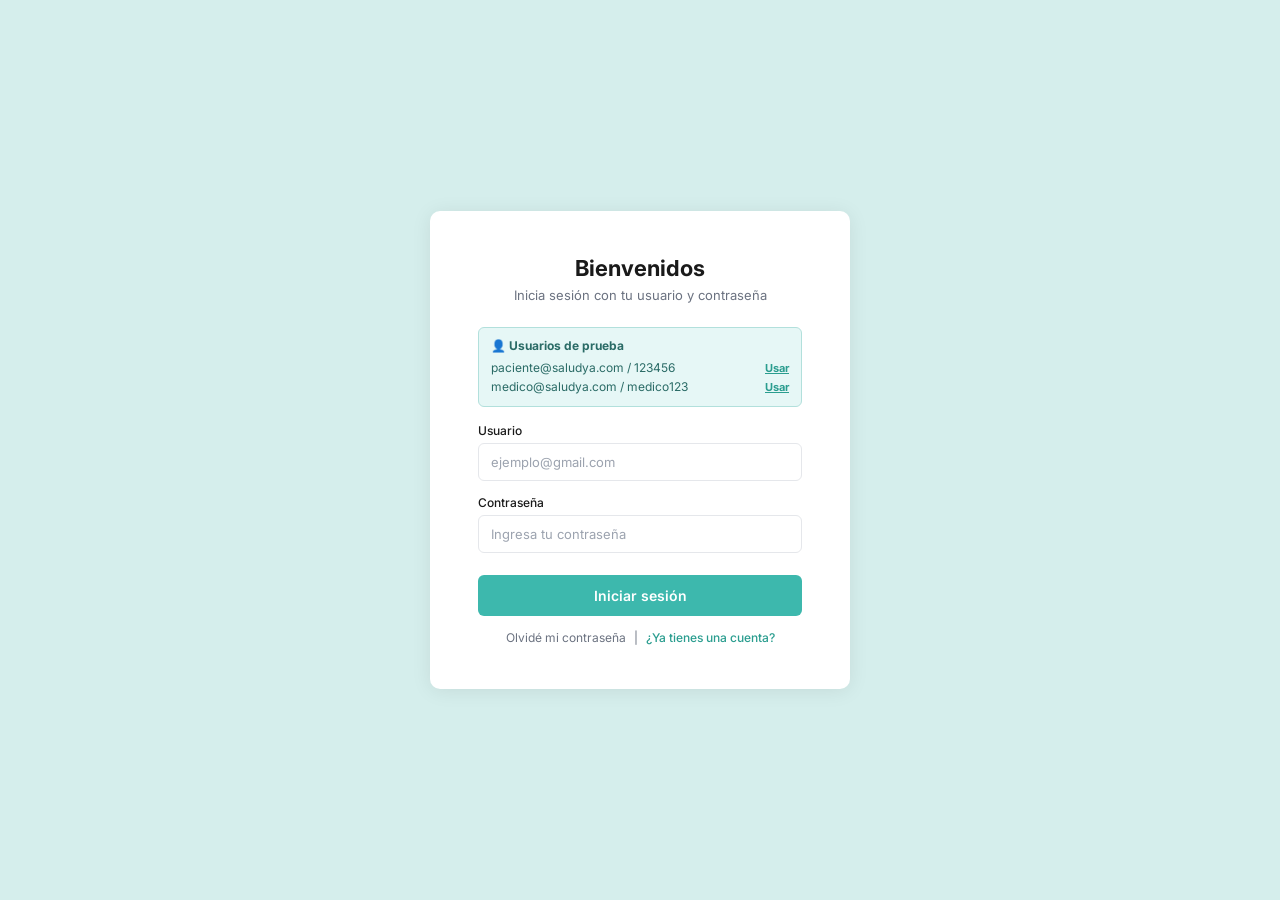
<file: Index.html>
<!DOCTYPE html>
<html lang="es">
<head>
<meta charset="UTF-8">
<meta name="viewport" content="width=device-width, initial-scale=1.0">
<title>SaludYa</title>
<link href="https://fonts.googleapis.com/css2?family=Inter:wght@300;400;500;600;700&display=swap" rel="stylesheet">
<style>
*, *::before, *::after { box-sizing: border-box; margin: 0; padding: 0; }

:root {
  --teal: #3db8ad;
  --teal-dark: #2a9d8f;
  --teal-sidebar: #2d6b64;
  --teal-sidebar-dark: #1e4f4a;
  --teal-bg: #e0f5f3;
  --page-bg: #d5eeec;
  --white: #fff;
  --text: #1a1a1a;
  --gray: #6b7280;
  --light: #9ca3af;
  --border: #e5e7eb;
  --red-bg: #fde8e8;
  --red: #dc2626;
  --dark: #1c1c1e;
}

body { font-family: 'Inter', sans-serif; background: var(--page-bg); min-height: 100vh; }

.page { display: none; }
.page.active { display: block; }

/* AUTH PAGES */
.auth-wrap {
  min-height: 100vh; background: var(--page-bg);
  display: flex; align-items: center; justify-content: center; padding: 40px 20px;
}
.auth-wrap.top { align-items: flex-start; padding-top: 36px; }

.card {
  background: var(--white); border-radius: 10px; padding: 44px 48px;
  width: 100%; max-width: 420px; box-shadow: 0 2px 20px rgba(0,0,0,0.08);
}
.card.wide { max-width: 600px; }

.card h1 { font-size: 22px; font-weight: 700; text-align: center; margin-bottom: 6px; color: var(--text); }
.card .sub { font-size: 13px; color: var(--gray); text-align: center; margin-bottom: 24px; }

/* FORM */
.fg { margin-bottom: 14px; }
.fg label { display: block; font-size: 12px; font-weight: 500; color: var(--text); margin-bottom: 5px; }
.fg input, .fg select {
  width: 100%; padding: 10px 12px;
  border: 1px solid var(--border); border-radius: 6px;
  font-family: 'Inter', sans-serif; font-size: 13px; color: var(--text);
  background: var(--white); outline: none; transition: border-color 0.2s; appearance: none;
}
.fg input:focus, .fg select:focus { border-color: var(--teal); box-shadow: 0 0 0 3px rgba(61,184,173,0.1); }
.fg input::placeholder { color: var(--light); }

.grid2 { display: grid; grid-template-columns: 1fr 1fr; gap: 14px; }

.sec-title {
  font-size: 14px; font-weight: 600; color: var(--text);
  margin: 20px 0 12px; padding-bottom: 6px; border-bottom: 1px solid var(--border);
}
.sec-title:first-child { margin-top: 0; }

/* BUTTONS */
.btn {
  display: block; width: 100%; padding: 12px;
  background: var(--teal); color: var(--white); border: none; border-radius: 6px;
  font-family: 'Inter', sans-serif; font-size: 14px; font-weight: 600;
  cursor: pointer; text-align: center; margin-top: 22px; transition: background 0.2s;
}
.btn:hover { background: var(--teal-dark); }
.btn.inline { width: auto; padding: 10px 24px; margin: 0; font-size: 13px; }
.btn.sm { padding: 7px 14px; font-size: 12px; margin-top: 0; width: auto; }
.btn.outline-sm {
  background: none; border: 1.5px solid var(--border); color: var(--red);
  padding: 7px 14px; font-size: 12px; margin-top: 0; width: auto; border-color: var(--red);
}
.btn.outline-sm:hover { background: var(--red); color: var(--white); }

.links { display: flex; justify-content: center; gap: 8px; margin-top: 14px; font-size: 12px; color: var(--gray); flex-wrap: wrap; }
.links a { color: var(--gray); cursor: pointer; text-decoration: none; }
.links a:hover { color: var(--teal-dark); text-decoration: underline; }
.links a.teal { color: var(--teal-dark); font-weight: 500; }

.err { background: #fee2e2; color: var(--red); border-radius: 6px; padding: 9px 12px; font-size: 12px; margin-bottom: 12px; display: none; }
.err.show { display: block; }

.hint { background: #e6f7f6; border: 1px solid #b2e0dc; border-radius: 6px; padding: 10px 12px; font-size: 12px; color: #2a6b66; margin-bottom: 16px; }
.hint strong { display: block; margin-bottom: 5px; font-size: 12px; }
.hint-row { display: flex; justify-content: space-between; align-items: center; padding: 2px 0; }
.fill-btn { background: none; border: none; color: var(--teal-dark); font-size: 11px; font-weight: 700; cursor: pointer; text-decoration: underline; font-family: 'Inter', sans-serif; }

/* APP LAYOUT */
.app-wrap { display: flex; min-height: 100vh; background: var(--page-bg); }

/* SIDEBAR */
.sb {
  width: 155px; background: var(--teal-sidebar); flex-shrink: 0;
  display: flex; flex-direction: column; padding: 24px 0 16px;
  position: sticky; top: 0; height: 100vh;
}
.sb-user { display: flex; flex-direction: column; align-items: center; padding: 0 12px 20px; gap: 10px; }
.sb-avatar {
  width: 68px; height: 68px; border-radius: 50%;
  background: #4a8a84; border: 3px solid rgba(255,255,255,0.25);
  display: flex; align-items: center; justify-content: center; overflow: hidden;
}
.sb-avatar svg { width: 44px; height: 44px; color: #a8d4d0; }
.sb-name { font-size: 11px; color: #c8e8e5; text-align: center; line-height: 1.4; font-weight: 500; }

.sb-nav { flex: 1; display: flex; flex-direction: column; gap: 3px; padding: 0 8px; }
.nb {
  display: block; width: 100%; padding: 10px 14px;
  background: none; border: none; border-radius: 5px;
  font-family: 'Inter', sans-serif; font-size: 13px; font-weight: 500;
  color: #a8d4d0; text-align: left; cursor: pointer; transition: all 0.15s;
}
.nb:hover { background: rgba(255,255,255,0.12); color: #fff; }
.nb.active { background: var(--white); color: var(--teal-sidebar-dark); font-weight: 600; }

.sb-bottom { padding: 12px 8px 0; margin-top: auto; }
.salir-btn {
  display: block; width: 100%; padding: 9px 14px;
  background: rgba(255,255,255,0.08); border: 1px solid rgba(255,255,255,0.2);
  border-radius: 5px; font-family: 'Inter', sans-serif; font-size: 13px;
  color: #a8d4d0; text-align: center; cursor: pointer; transition: all 0.15s;
}
.salir-btn:hover { background: #c0392b; border-color: #c0392b; color: #fff; }

/* MAIN */
.main { flex: 1; padding: 30px 36px; overflow-y: auto; }
.main h1 { font-size: 22px; font-weight: 700; color: var(--text); margin-bottom: 4px; }
.main-sub { font-size: 13px; color: var(--gray); margin-bottom: 20px; }

/* TOP ROW */
.top-row { display: flex; align-items: center; justify-content: space-between; margin-bottom: 20px; }

/* SEARCH */
.search-box {
  display: flex; align-items: center; gap: 6px;
  background: var(--white); border: 1px solid var(--border); border-radius: 6px;
  padding: 8px 12px; font-size: 12px; color: var(--light); width: 200px; cursor: text;
}
.search-box svg { width: 14px; height: 14px; color: var(--light); flex-shrink: 0; }
.search-box input { border: none; outline: none; font-family: 'Inter', sans-serif; font-size: 12px; color: var(--text); width: 100%; background: none; }
.search-box input::placeholder { color: var(--light); }

.filter-btn {
  display: flex; align-items: center; gap: 5px;
  padding: 8px 12px; background: var(--white); border: 1px solid var(--border);
  border-radius: 6px; font-family: 'Inter', sans-serif; font-size: 12px; color: var(--gray); cursor: pointer;
}
.filter-btn svg { width: 13px; height: 13px; }

.filter-tags { display: flex; gap: 8px; margin-bottom: 18px; }
.ftag {
  padding: 6px 14px; background: var(--white); border: 1px solid var(--border);
  border-radius: 20px; font-size: 12px; color: var(--gray); cursor: pointer; transition: all 0.15s;
}
.ftag:hover, .ftag.active { background: var(--teal); color: var(--white); border-color: var(--teal); }

/* CITA CARD */
.cita-card {
  background: var(--teal-bg); border-radius: 8px; padding: 14px 18px;
  display: flex; align-items: flex-start; gap: 14px;
  margin-bottom: 10px; border: 1px solid rgba(61,184,173,0.15);
}
.cita-card.cancelled { background: var(--red-bg); border-color: rgba(220,38,38,0.15); }
.cita-card.white { background: var(--white); border-color: var(--border); }

.ci {
  width: 38px; height: 38px; border-radius: 50%; flex-shrink: 0;
  background: rgba(255,255,255,0.6); display: flex; align-items: center; justify-content: center;
}
.ci.red { background: #fca5a5; }
.ci svg { width: 18px; height: 18px; color: var(--teal-dark); }
.ci.red svg { color: var(--red); }

.cb { flex: 1; min-width: 0; }
.ct { font-size: 13px; font-weight: 700; color: var(--teal-dark); margin-bottom: 3px; }
.ct.red { color: var(--red); }
.cd { font-size: 12px; color: var(--gray); line-height: 1.6; }
.cd strong { color: var(--text); font-weight: 600; }
.cd.red { color: var(--red); }

.ca a { font-size: 12px; color: var(--teal-dark); font-weight: 600; cursor: pointer; text-decoration: none; white-space: nowrap; }
.ca a:hover { text-decoration: underline; }
.ca.red a { color: var(--red); }

/* DOCTOR SEARCH CARD */
.doc-card {
  background: var(--teal-bg); border-radius: 8px; padding: 14px 18px;
  display: flex; align-items: center; gap: 14px; margin-bottom: 10px;
  border: 1px solid rgba(61,184,173,0.15);
}
.doc-icon { width: 38px; height: 38px; border-radius: 50%; background: rgba(255,255,255,0.6); display: flex; align-items: center; justify-content: center; flex-shrink: 0; }
.doc-icon svg { width: 20px; height: 20px; color: var(--teal-dark); }
.doc-info { flex: 1; }
.doc-name { font-size: 14px; font-weight: 700; color: var(--text); margin-bottom: 2px; }
.doc-esp { font-size: 12px; color: var(--gray); }
.doc-ubi { font-size: 12px; color: var(--gray); }
.no-more { font-size: 12px; color: var(--light); text-align: center; margin-top: 12px; }

/* PERFIL MEDICO */
.perfil-layout { display: flex; gap: 24px; }
.perfil-info { flex: 1; }
.perfil-info h2 { font-size: 22px; font-weight: 700; color: var(--text); margin-bottom: 2px; }
.perfil-info .cargo { font-size: 14px; color: var(--gray); margin-bottom: 20px; }
.perfil-sec { margin-bottom: 18px; }
.perfil-sec h3 { font-size: 14px; font-weight: 700; color: var(--text); margin-bottom: 8px; }
.perfil-sec p, .perfil-sec li { font-size: 13px; color: var(--gray); line-height: 1.7; }
.perfil-sec ul { padding-left: 18px; }

.agenda-panel { width: 200px; flex-shrink: 0; background: var(--teal-bg); border-radius: 10px; padding: 18px; }
.agenda-panel h3 { font-size: 13px; font-weight: 700; color: var(--text); margin-bottom: 12px; text-align: center; }
.slot-row {
  background: var(--white); border-radius: 6px; padding: 10px 12px;
  font-size: 12px; color: var(--teal-dark); font-weight: 600; margin-bottom: 8px;
  text-align: center; cursor: pointer; transition: all 0.15s; border: 1px solid rgba(61,184,173,0.2);
}
.slot-row:hover { background: var(--teal); color: var(--white); }

/* CONFIRMACION */
.confirm-box {
  background: var(--teal-bg); border-radius: 10px; padding: 24px 28px;
  display: flex; gap: 24px; align-items: flex-start;
  border: 1px solid rgba(61,184,173,0.2);
}
.confirm-info { flex: 1; }
.confirm-info h2 { font-size: 18px; font-weight: 700; color: var(--teal-dark); margin-bottom: 16px; }
.confirm-row { font-size: 13px; color: var(--text); margin-bottom: 8px; line-height: 1.5; }
.confirm-row span { color: var(--gray); }
.qr-box {
  width: 130px; flex-shrink: 0; background: var(--white); border-radius: 8px;
  padding: 12px; display: flex; flex-direction: column; align-items: center; gap: 8px;
  border: 1px solid var(--border);
}
.qr-box svg { width: 90px; height: 90px; }
.qr-text { font-size: 10px; color: var(--gray); text-align: center; line-height: 1.4; }

/* AGENDA MEDICO */
.agenda-item {
  background: var(--teal-bg); border-radius: 8px; padding: 14px 18px;
  display: flex; align-items: flex-start; gap: 14px; margin-bottom: 10px;
  border: 1px solid rgba(61,184,173,0.15);
}
.agenda-item.cancelled { background: var(--red-bg); border-color: rgba(220,38,38,0.15); }
.agenda-info { flex: 1; }
.agenda-time { font-size: 13px; font-weight: 700; color: var(--teal-dark); margin-bottom: 4px; }
.agenda-time.red { color: var(--red); }
.agenda-det { font-size: 12px; color: var(--gray); line-height: 1.6; }
.agenda-det strong { color: var(--text); }
.agenda-actions { display: flex; flex-direction: column; gap: 6px; align-items: flex-end; flex-shrink: 0; }

/* DISPONIBILIDAD */
.disp-grid { display: grid; grid-template-columns: repeat(7, 1fr); gap: 8px; margin-bottom: 20px; }
.day-col { background: var(--white); border-radius: 8px; padding: 12px 8px; text-align: center; border: 1px solid var(--border); }
.day-name { font-size: 11px; font-weight: 700; color: var(--teal-dark); margin-bottom: 8px; text-transform: uppercase; }
.day-slot { background: var(--teal-bg); border-radius: 4px; padding: 5px 4px; font-size: 10px; color: var(--teal-dark); font-weight: 600; margin-bottom: 4px; cursor: pointer; transition: all 0.15s; }
.day-slot:hover { background: var(--teal); color: var(--white); }
.day-slot.off { background: #f3f4f6; color: var(--light); cursor: default; }
.day-label { font-size: 11px; color: var(--gray); margin-top: 2px; }

/* INICIO MEDICO */
.welcome-box { background: linear-gradient(135deg, var(--teal-sidebar) 0%, var(--teal-dark) 100%); border-radius: 10px; padding: 24px 28px; color: #fff; margin-bottom: 20px; }
.welcome-box h2 { font-size: 20px; font-weight: 700; margin-bottom: 6px; }
.welcome-box p { font-size: 13px; color: rgba(255,255,255,0.8); }
.stats-row { display: grid; grid-template-columns: repeat(3,1fr); gap: 14px; margin-bottom: 20px; }
.stat-box { background: var(--white); border-radius: 8px; padding: 16px 18px; border: 1px solid var(--border); }
.stat-num { font-size: 28px; font-weight: 700; color: var(--teal-dark); }
.stat-label { font-size: 12px; color: var(--gray); margin-top: 2px; }

/* HISTORIAL PACIENTES */
.pac-card {
  background: var(--white); border-radius: 8px; padding: 14px 18px;
  display: flex; align-items: center; gap: 14px; margin-bottom: 10px; border: 1px solid var(--border);
}
.pac-avatar { width: 40px; height: 40px; border-radius: 50%; background: var(--teal-bg); display: flex; align-items: center; justify-content: center; flex-shrink: 0; font-size: 16px; font-weight: 700; color: var(--teal-dark); }
.pac-info { flex: 1; }
.pac-name { font-size: 13px; font-weight: 600; color: var(--text); margin-bottom: 2px; }
.pac-det { font-size: 12px; color: var(--gray); }
.pac-badge { font-size: 11px; font-weight: 600; padding: 3px 10px; border-radius: 20px; background: var(--teal-bg); color: var(--teal-dark); white-space: nowrap; }
.pac-badge.done { background: #dcfce7; color: #166534; }

/* CENTER */
.center { display: flex; justify-content: center; margin-top: 18px; }
.date-hdr { font-size: 13px; color: var(--gray); margin-bottom: 16px; font-weight: 500; }

/* TOAST */
.toast {
  position: fixed; bottom: 20px; right: 20px; z-index: 9999;
  background: #1e3a38; color: #fff; padding: 12px 20px;
  border-radius: 8px; font-size: 13px; font-weight: 500;
  box-shadow: 0 4px 16px rgba(0,0,0,0.25);
  transform: translateY(50px); opacity: 0; transition: all 0.25s ease;
}
.toast.show { transform: translateY(0); opacity: 1; }

</style>
</head>
<body>

<!-- ══ LOGIN ══ -->
<div id="p-login" class="page active">
  <div class="auth-wrap">
    <div class="card">
      <h1>Bienvenidos</h1>
      <p class="sub">Inicia sesión con tu usuario y contraseña</p>
      <div class="hint">
        <strong>👤 Usuarios de prueba</strong>
        <div class="hint-row"><span>paciente@saludya.com / 123456</span><button class="fill-btn" onclick="fill('paciente@saludya.com','123456')">Usar</button></div>
        <div class="hint-row"><span>medico@saludya.com / medico123</span><button class="fill-btn" onclick="fill('medico@saludya.com','medico123')">Usar</button></div>
      </div>
      <div id="login-err" class="err">Usuario o contraseña incorrectos.</div>
      <div class="fg"><label>Usuario</label><input type="text" id="inp-u" placeholder="ejemplo@gmail.com"></div>
      <div class="fg"><label>Contraseña</label><input type="password" id="inp-p" placeholder="Ingresa tu contraseña"></div>
      <button class="btn" onclick="doLogin()">Iniciar sesión</button>
      <div class="links">
        <a onclick="go('p-recuperar')">Olvidé mi contraseña</a>
        <span>|</span>
        <a class="teal" onclick="go('p-reg-paciente')">¿Ya tienes una cuenta?</a>
      </div>
    </div>
  </div>
</div>

<!-- ══ RECUPERAR CONTRASEÑA ══ -->
<div id="p-recuperar" class="page">
  <div class="auth-wrap">
    <div class="card">
      <h1>Recuperar contraseña</h1>
      <p class="sub">Para restablecer su contraseña por favor ingrese su correo</p>
      <div class="fg"><label>Correo electrónico</label><input type="email" placeholder="ejemplo@gmail.com"></div>
      <button class="btn" onclick="toast('📧 Enlace enviado a tu correo')">Enviar enlace</button>
      <div class="links">
        <a>¿Ya tienes una cuenta?</a>
        <span>|</span>
        <a class="teal" onclick="go('p-login')">Iniciar sesión</a>
      </div>
    </div>
  </div>
</div>

<!-- ══ REGISTRO PACIENTE ══ -->
<div id="p-reg-paciente" class="page">
  <div class="auth-wrap top">
    <div class="card wide">
      <h1 style="text-align:left;font-size:20px;margin-bottom:18px">Registro paciente</h1>
      <div class="sec-title" style="margin-top:0">Información general</div>
      <div class="grid2">
        <div class="fg"><label>Nombres y apellidos</label><input type="text" placeholder="Escriba sus nombres y apellidos"></div>
        <div class="fg"><label>Tipo de documento</label><input type="text" placeholder="Escriba su número de documento"></div>
        <div class="fg"><label>Nº de documento</label><input type="text" placeholder="Ingrese su número de documento"></div>
        <div class="fg"><label>Fecha de nacimiento</label><input type="text" placeholder="DD/MM/AAAA"></div>
      </div>
      <div class="sec-title">Datos de contacto</div>
      <div class="grid2">
        <div class="fg"><label>Teléfono de contacto</label><input type="text" placeholder="Ingrese su número de contacto"></div>
        <div class="fg"><label>Correo electrónico</label><input type="email" placeholder="ejemplo@gmail.com"></div>
      </div>
      <div class="sec-title">Datos de contacto familiar</div>
      <div class="grid2">
        <div class="fg"><label>Nombre y apellido de acudiente</label><input type="text" placeholder="Escriba nombre completo de su acudiente"></div>
        <div class="fg"><label>Teléfono de contacto</label><input type="text" placeholder="Ingrese el número de contacto de su acudiente"></div>
      </div>
      <div class="sec-title">Asignar contraseña</div>
      <div class="grid2">
        <div class="fg"><label>Contraseña</label><input type="password" placeholder="Ingrese una contraseña segura"></div>
        <div class="fg"><label>Confirme su contraseña</label><input type="password" placeholder="Confirme su contraseña"></div>
      </div>
      <button class="btn" onclick="go('p-login');toast('✅ Cuenta creada exitosamente')">Guardar información</button>
      <div class="links" style="margin-top:14px"><a onclick="go('p-login')">← Volver al inicio de sesión</a></div>
    </div>
  </div>
</div>

<!-- ══ MIS CITAS (PACIENTE) ══ -->
<div id="p-mis-citas" class="page">
  <div class="app-wrap">
    <aside class="sb">
      <div class="sb-user">
        <div class="sb-avatar"><svg viewBox="0 0 24 24" fill="currentColor"><path d="M12 12c2.7 0 4.8-2.1 4.8-4.8S14.7 2.4 12 2.4 7.2 4.5 7.2 7.2 9.3 12 12 12zm0 2.4c-3.2 0-9.6 1.6-9.6 4.8v2.4h19.2v-2.4c0-3.2-6.4-4.8-9.6-4.8z"/></svg></div>
        <span class="sb-name" id="pac-name">Fernando Alvarez Gomez</span>
      </div>
      <div class="sb-nav">
        <button class="nb" onclick="go('p-mis-citas')">Inicio</button>
        <button class="nb active">Mis citas</button>
        <button class="nb" onclick="go('p-historial')">Historial</button>
        <button class="nb" onclick="go('p-buscador')">Buscar médico</button>
      </div>
      <div class="sb-bottom"><button class="salir-btn" onclick="logout()">Salir</button></div>
    </aside>
    <main class="main">
      <div class="top-row">
        <h1>Mis citas</h1>
        <div class="search-box"><svg fill="none" stroke="currentColor" stroke-width="2" viewBox="0 0 24 24"><circle cx="11" cy="11" r="8"/><path stroke-linecap="round" d="M21 21l-4.35-4.35"/></svg><input placeholder="Buscador de citas"></div>
      </div>
      <div class="cita-card">
        <div class="ci"><svg fill="none" stroke="currentColor" stroke-width="2" viewBox="0 0 24 24"><path stroke-linecap="round" stroke-linejoin="round" d="M4.318 6.318a4.5 4.5 0 000 6.364L12 20.364l7.682-7.682a4.5 4.5 0 00-6.364-6.364L12 7.636l-1.318-1.318a4.5 4.5 0 00-6.364 0z"/></svg></div>
        <div class="cb"><div class="ct">Próxima cita</div><div class="cd"><strong>Médico:</strong> Dra Oliver Guzman<br><strong>Fecha:</strong> 16/04/2026</div></div>
        <div class="ca"><a onclick="go('p-perfil-medico')">Ver detalles</a></div>
      </div>
      <div class="cita-card">
        <div class="ci"><svg fill="none" stroke="currentColor" stroke-width="2" viewBox="0 0 24 24"><path stroke-linecap="round" stroke-linejoin="round" d="M4.318 6.318a4.5 4.5 0 000 6.364L12 20.364l7.682-7.682a4.5 4.5 0 00-6.364-6.364L12 7.636l-1.318-1.318a4.5 4.5 0 00-6.364 0z"/></svg></div>
        <div class="cb"><div class="ct">Próxima cita</div><div class="cd"><strong>Médico:</strong> Dra Oliver Guzman<br><strong>Fecha:</strong> 16/04/2026</div></div>
        <div class="ca"><a onclick="go('p-perfil-medico')">Ver detalles</a></div>
      </div>
      <div class="cita-card cancelled">
        <div class="ci red"><svg fill="none" stroke="currentColor" stroke-width="2" viewBox="0 0 24 24"><path stroke-linecap="round" stroke-linejoin="round" d="M10 14H5.236a2 2 0 01-1.789-2.894l3.5-7A2 2 0 018.736 3h4.018a2 2 0 01.485.06l3.76.94m-7 10v5a2 2 0 002 2h.096c.5 0 .905-.405.905-.904 0-.715.211-1.413.608-2.008L17 13V4m-7 10h2m5-10h2a2 2 0 012 2v6a2 2 0 01-2 2h-2.5"/></svg></div>
        <div class="cb"><div class="ct red">Cita cancelada</div><div class="cd red">Señor(a) usuario lamentamos la cancelacion de su cita, proximamente nos estaremos comunicando para reagendar.</div></div>
        <div class="ca red"><a>Ver detalles</a></div>
      </div>
      <div class="cita-card">
        <div class="ci"><svg fill="none" stroke="currentColor" stroke-width="2" viewBox="0 0 24 24"><path stroke-linecap="round" stroke-linejoin="round" d="M4.318 6.318a4.5 4.5 0 000 6.364L12 20.364l7.682-7.682a4.5 4.5 0 00-6.364-6.364L12 7.636l-1.318-1.318a4.5 4.5 0 00-6.364 0z"/></svg></div>
        <div class="cb"><div class="ct">Próxima cita</div><div class="cd"><strong>Médico:</strong> Dra Oliver Guzman<br><strong>Fecha:</strong> 16/04/2026</div></div>
        <div class="ca"><a onclick="go('p-perfil-medico')">Ver detalles</a></div>
      </div>
      <div class="center"><button class="btn inline" onclick="go('p-buscador')">Agendar nueva cita</button></div>
    </main>
  </div>
</div>

<!-- ══ HISTORIAL PACIENTE ══ -->
<div id="p-historial" class="page">
  <div class="app-wrap">
    <aside class="sb">
      <div class="sb-user">
        <div class="sb-avatar"><svg viewBox="0 0 24 24" fill="currentColor"><path d="M12 12c2.7 0 4.8-2.1 4.8-4.8S14.7 2.4 12 2.4 7.2 4.5 7.2 7.2 9.3 12 12 12zm0 2.4c-3.2 0-9.6 1.6-9.6 4.8v2.4h19.2v-2.4c0-3.2-6.4-4.8-9.6-4.8z"/></svg></div>
        <span class="sb-name">Fernando Alvarez Gomez</span>
      </div>
      <div class="sb-nav">
        <button class="nb" onclick="go('p-mis-citas')">Inicio</button>
        <button class="nb" onclick="go('p-mis-citas')">Mis citas</button>
        <button class="nb active">Historial</button>
        <button class="nb" onclick="go('p-buscador')">Buscar médico</button>
      </div>
      <div class="sb-bottom"><button class="salir-btn" onclick="logout()">Salir</button></div>
    </aside>
    <main class="main">
      <div class="top-row">
        <h1>Historial de citas</h1>
        <div style="display:flex;gap:8px">
          <div class="search-box"><svg fill="none" stroke="currentColor" stroke-width="2" viewBox="0 0 24 24"><circle cx="11" cy="11" r="8"/><path stroke-linecap="round" d="M21 21l-4.35-4.35"/></svg><input placeholder="Buscador de citas"></div>
          <button class="filter-btn"><svg fill="none" stroke="currentColor" stroke-width="2" viewBox="0 0 24 24"><path stroke-linecap="round" stroke-linejoin="round" d="M3 4h13M3 8h9m-9 4h6m4 0l4-4m0 0l4 4m-4-4v12"/></svg>Filtrar</button>
        </div>
      </div>
      <div class="cita-card">
        <div class="ci"><svg fill="none" stroke="currentColor" stroke-width="2" viewBox="0 0 24 24"><path stroke-linecap="round" stroke-linejoin="round" d="M4.318 6.318a4.5 4.5 0 000 6.364L12 20.364l7.682-7.682a4.5 4.5 0 00-6.364-6.364L12 7.636l-1.318-1.318a4.5 4.5 0 00-6.364 0z"/></svg></div>
        <div class="cb"><div class="ct">Cita finalizada</div><div class="cd"><strong>Médico:</strong> Dra Oliver Guzman<br><strong>Fecha:</strong> 16/04/2026</div></div>
        <div class="ca"><a>Ver historial</a></div>
      </div>
      <div class="cita-card">
        <div class="ci"><svg fill="none" stroke="currentColor" stroke-width="2" viewBox="0 0 24 24"><path stroke-linecap="round" stroke-linejoin="round" d="M4.318 6.318a4.5 4.5 0 000 6.364L12 20.364l7.682-7.682a4.5 4.5 0 00-6.364-6.364L12 7.636l-1.318-1.318a4.5 4.5 0 00-6.364 0z"/></svg></div>
        <div class="cb"><div class="ct">Cita finalizada</div><div class="cd"><strong>Médico:</strong> Dra Oliver Guzman<br><strong>Fecha:</strong> 16/04/2026</div></div>
        <div class="ca"><a>Ver historial</a></div>
      </div>
      <div class="cita-card cancelled">
        <div class="ci red"><svg fill="none" stroke="currentColor" stroke-width="2" viewBox="0 0 24 24"><path stroke-linecap="round" stroke-linejoin="round" d="M10 14H5.236a2 2 0 01-1.789-2.894l3.5-7A2 2 0 018.736 3h4.018a2 2 0 01.485.06l3.76.94m-7 10v5a2 2 0 002 2h.096c.5 0 .905-.405.905-.904 0-.715.211-1.413.608-2.008L17 13V4m-7 10h2m5-10h2a2 2 0 012 2v6a2 2 0 01-2 2h-2.5"/></svg></div>
        <div class="cb"><div class="ct red">Cita cancelada</div><div class="cd red">Señor(a) usuario lamentamos la cancelacion de su cita, proximamente nos estaremos comunicando para reagendar.</div></div>
        <div class="ca red"><a>Reprogramar</a></div>
      </div>
      <div class="cita-card">
        <div class="ci"><svg fill="none" stroke="currentColor" stroke-width="2" viewBox="0 0 24 24"><path stroke-linecap="round" stroke-linejoin="round" d="M4.318 6.318a4.5 4.5 0 000 6.364L12 20.364l7.682-7.682a4.5 4.5 0 00-6.364-6.364L12 7.636l-1.318-1.318a4.5 4.5 0 00-6.364 0z"/></svg></div>
        <div class="cb"><div class="ct">Cita finalizada</div><div class="cd"><strong>Médico:</strong> Dr. Camilo Gomez<br><strong>Fecha:</strong> 02/03/2026</div></div>
        <div class="ca"><a>Ver historial</a></div>
      </div>
      <div class="center"><button class="btn inline">Ver resumen</button></div>
    </main>
  </div>
</div>

<!-- ══ BUSCADOR MÉDICOS ══ -->
<div id="p-buscador" class="page">
  <div class="app-wrap">
    <aside class="sb">
      <div class="sb-user">
        <div class="sb-avatar"><svg viewBox="0 0 24 24" fill="currentColor"><path d="M12 12c2.7 0 4.8-2.1 4.8-4.8S14.7 2.4 12 2.4 7.2 4.5 7.2 7.2 9.3 12 12 12zm0 2.4c-3.2 0-9.6 1.6-9.6 4.8v2.4h19.2v-2.4c0-3.2-6.4-4.8-9.6-4.8z"/></svg></div>
        <span class="sb-name">Fernando Alvarez Gomez</span>
      </div>
      <div class="sb-nav">
        <button class="nb" onclick="go('p-mis-citas')">Inicio</button>
        <button class="nb" onclick="go('p-mis-citas')">Mis citas</button>
        <button class="nb" onclick="go('p-historial')">Historial</button>
        <button class="nb active">Buscar médico</button>
      </div>
      <div class="sb-bottom"><button class="salir-btn" onclick="logout()">Salir</button></div>
    </aside>
    <main class="main">
      <h1>Buscador de médicos</h1>
      <p class="main-sub">Filtre según su necesidad</p>
      <div class="search-box" style="width:100%;margin-bottom:12px"><svg fill="none" stroke="currentColor" stroke-width="2" viewBox="0 0 24 24"><circle cx="11" cy="11" r="8"/><path stroke-linecap="round" d="M21 21l-4.35-4.35"/></svg><input placeholder="Filtrar búsqueda de médico"></div>
      <div class="filter-tags">
        <span class="ftag active">Por disponibilidad</span>
        <span class="ftag">Por sede</span>
        <span class="ftag">Por especialidad</span>
      </div>
      <div class="doc-card">
        <div class="doc-icon"><svg fill="none" stroke="currentColor" stroke-width="2" viewBox="0 0 24 24"><path stroke-linecap="round" stroke-linejoin="round" d="M4.318 6.318a4.5 4.5 0 000 6.364L12 20.364l7.682-7.682a4.5 4.5 0 00-6.364-6.364L12 7.636l-1.318-1.318a4.5 4.5 0 00-6.364 0z"/></svg></div>
        <div class="doc-info"><div class="doc-name">Dr Camilo Gomez</div><div class="doc-esp">Especialidad: Cardiología</div><div class="doc-ubi">Ubicación: Clínica Cardio Salud | Centro Médico Andino</div></div>
        <a style="font-size:12px;color:var(--teal-dark);font-weight:600;cursor:pointer;white-space:nowrap" onclick="go('p-perfil-medico')">Ver perfil</a>
      </div>
      <div class="doc-card">
        <div class="doc-icon"><svg fill="none" stroke="currentColor" stroke-width="2" viewBox="0 0 24 24"><path stroke-linecap="round" stroke-linejoin="round" d="M4.318 6.318a4.5 4.5 0 000 6.364L12 20.364l7.682-7.682a4.5 4.5 0 00-6.364-6.364L12 7.636l-1.318-1.318a4.5 4.5 0 00-6.364 0z"/></svg></div>
        <div class="doc-info"><div class="doc-name">Dra Alba Guzmán</div><div class="doc-esp">Especialidad: Cardiología</div><div class="doc-ubi">Ubicación: Clínica Colombia | Consultorio privado</div></div>
        <a style="font-size:12px;color:var(--teal-dark);font-weight:600;cursor:pointer;white-space:nowrap" onclick="go('p-perfil-medico')">Ver perfil</a>
      </div>
      <div class="no-more">No hay más resultados</div>
    </main>
  </div>
</div>

<!-- ══ PERFIL MÉDICO ══ -->
<div id="p-perfil-medico" class="page">
  <div class="app-wrap">
    <aside class="sb">
      <div class="sb-user">
        <div class="sb-avatar"><svg viewBox="0 0 24 24" fill="currentColor"><path d="M12 12c2.7 0 4.8-2.1 4.8-4.8S14.7 2.4 12 2.4 7.2 4.5 7.2 7.2 9.3 12 12 12zm0 2.4c-3.2 0-9.6 1.6-9.6 4.8v2.4h19.2v-2.4c0-3.2-6.4-4.8-9.6-4.8z"/></svg></div>
        <span class="sb-name">Fernando Alvarez Gomez</span>
      </div>
      <div class="sb-nav">
        <button class="nb" onclick="go('p-mis-citas')">Inicio</button>
        <button class="nb" onclick="go('p-mis-citas')">Mis citas</button>
        <button class="nb" onclick="go('p-historial')">Historial</button>
        <button class="nb active">Buscar médico</button>
      </div>
      <div class="sb-bottom"><button class="salir-btn" onclick="logout()">Salir</button></div>
    </aside>
    <main class="main">
      <div style="display:flex;justify-content:flex-end;margin-bottom:16px">
        <div class="search-box" style="width:200px"><svg fill="none" stroke="currentColor" stroke-width="2" viewBox="0 0 24 24"><circle cx="11" cy="11" r="8"/><path stroke-linecap="round" d="M21 21l-4.35-4.35"/></svg><input placeholder="Filtrar búsqueda de médico"></div>
      </div>
      <div class="perfil-layout">
        <div class="perfil-info">
          <h2>Dr. Camilo Gomez</h2>
          <div class="cargo">Cardiólogo</div>
          <div class="perfil-sec">
            <h3>Información general</h3>
            <p>Especialista en cardiología enfocado en la prevención, diagnóstico y tratamiento de enfermedades cardiovasculares. Brinda atención clara y cercana, con un enfoque integral para el cuidado del corazón.</p>
          </div>
          <div class="perfil-sec">
            <h3>Educación</h3>
            <ul><li>Médico Cirujano</li><li>Especialización en Cardiología</li><li>Formación en diagnóstico cardiovascular no invasivo</li><li>Actualización constante en riesgo cardiovascular e hipertensión</li></ul>
          </div>
          <div class="perfil-sec">
            <h3>Consultorios</h3>
            <ul><li>Clínica CardioSalud – Bogotá, Colombia</li><li>Centro Médico Andino – Bogotá, Colombia</li><li>Torre Médica Santa Fe – Bogotá, Colombia</li></ul>
          </div>
        </div>
        <div class="agenda-panel">
          <h3>Agenda disponible</h3>
          <div class="slot-row" onclick="selSlot(this)">L - V &nbsp; 8:00 AM</div>
          <div class="slot-row" onclick="selSlot(this)">L - V &nbsp; 10:00 AM</div>
          <div class="slot-row" onclick="selSlot(this)">L - V &nbsp; 2:00 PM</div>
          <div class="slot-row" onclick="selSlot(this)">L - V &nbsp; 4:00 PM</div>
          <button class="btn" style="margin-top:14px" onclick="go('p-confirmacion')">Agendar</button>
        </div>
      </div>
    </main>
  </div>
</div>

<!-- ══ CONFIRMACIÓN DE AGENDAMIENTO ══ -->
<div id="p-confirmacion" class="page">
  <div class="app-wrap">
    <aside class="sb">
      <div class="sb-user">
        <div class="sb-avatar"><svg viewBox="0 0 24 24" fill="currentColor"><path d="M12 12c2.7 0 4.8-2.1 4.8-4.8S14.7 2.4 12 2.4 7.2 4.5 7.2 7.2 9.3 12 12 12zm0 2.4c-3.2 0-9.6 1.6-9.6 4.8v2.4h19.2v-2.4c0-3.2-6.4-4.8-9.6-4.8z"/></svg></div>
        <span class="sb-name">Fernando Alvarez Gomez</span>
      </div>
      <div class="sb-nav">
        <button class="nb" onclick="go('p-mis-citas')">Inicio</button>
        <button class="nb active">Mis citas</button>
        <button class="nb" onclick="go('p-historial')">Historial</button>
        <button class="nb" onclick="go('p-buscador')">Buscar médico</button>
      </div>
      <div class="sb-bottom"><button class="salir-btn" onclick="logout()">Salir</button></div>
    </aside>
    <main class="main">
      <h1>Confirmación de agendamiento</h1>
      <p class="main-sub">Detalles de la cita.</p>
      <div class="confirm-box">
        <div class="confirm-info">
          <h2>¡Cita confirmada!</h2>
          <div class="confirm-row"><strong>Fecha:</strong> <span>Lunes 4 de Mayo de 2026</span></div>
          <div class="confirm-row"><strong>Hora:</strong> <span>13:50 PM</span></div>
          <div class="confirm-row"><strong>Médico:</strong> <span>Oliver Sandoval</span></div>
          <div class="confirm-row"><strong>Especialidad:</strong> <span>Medicina general</span></div>
          <div class="confirm-row"><strong>Codigo de confirmación:</strong> <span>34256AGT2026</span></div>
          <button class="btn inline" style="margin-top:20px" onclick="go('p-mis-citas')">Volver a mis citas</button>
        </div>
        <div class="qr-box">
          <svg viewBox="0 0 100 100" xmlns="http://www.w3.org/2000/svg">
            <rect width="100" height="100" fill="white"/>
            <rect x="5" y="5" width="35" height="35" fill="none" stroke="#1a1a1a" stroke-width="4"/>
            <rect x="13" y="13" width="19" height="19" fill="#1a1a1a"/>
            <rect x="60" y="5" width="35" height="35" fill="none" stroke="#1a1a1a" stroke-width="4"/>
            <rect x="68" y="13" width="19" height="19" fill="#1a1a1a"/>
            <rect x="5" y="60" width="35" height="35" fill="none" stroke="#1a1a1a" stroke-width="4"/>
            <rect x="13" y="68" width="19" height="19" fill="#1a1a1a"/>
            <rect x="60" y="60" width="8" height="8" fill="#1a1a1a"/>
            <rect x="72" y="60" width="8" height="8" fill="#1a1a1a"/>
            <rect x="84" y="60" width="8" height="8" fill="#1a1a1a"/>
            <rect x="60" y="72" width="8" height="8" fill="#1a1a1a"/>
            <rect x="84" y="72" width="8" height="8" fill="#1a1a1a"/>
            <rect x="60" y="84" width="8" height="8" fill="#1a1a1a"/>
            <rect x="72" y="84" width="8" height="8" fill="#1a1a1a"/>
            <rect x="84" y="84" width="8" height="8" fill="#1a1a1a"/>
            <rect x="46" y="5" width="6" height="6" fill="#1a1a1a"/>
            <rect x="46" y="17" width="6" height="6" fill="#1a1a1a"/>
            <rect x="46" y="29" width="6" height="6" fill="#1a1a1a"/>
            <rect x="46" y="46" width="6" height="6" fill="#1a1a1a"/>
            <rect x="46" y="58" width="6" height="6" fill="#1a1a1a"/>
          </svg>
          <div class="qr-text">Presenta este código QR al llegar al centro médico</div>
        </div>
      </div>
    </main>
  </div>
</div>

<!-- ══ REGISTRO MÉDICO ══ -->
<div id="p-reg-medico" class="page">
  <div class="auth-wrap top">
    <div class="card wide">
      <h1 style="text-align:left;font-size:20px;margin-bottom:18px">Registro médico</h1>
      <div class="sec-title" style="margin-top:0">Información general</div>
      <div class="grid2">
        <div class="fg"><label>Nombres y apellidos</label><input type="text" placeholder="Escriba sus nombres y apellidos"></div>
        <div class="fg"><label>Tipo de documento</label><input type="text" placeholder="Escriba su número de documento"></div>
        <div class="fg"><label>Nº de documento</label><input type="text" placeholder="Ingrese su número de documento"></div>
        <div class="fg"><label>Fecha de nacimiento</label><input type="text" placeholder="DD/MM/AAAA"></div>
      </div>
      <div class="sec-title">Datos de contacto</div>
      <div class="grid2">
        <div class="fg"><label>Teléfono de contacto</label><input type="text" placeholder="Ingrese su número de contacto"></div>
        <div class="fg"><label>Correo electrónico</label><input type="email" placeholder="ejemplo@gmail.com"></div>
      </div>
      <div class="sec-title">Datos del profesional</div>
      <div class="grid2">
        <div class="fg"><label>Especialidad</label>
          <select><option value="">Seleccione su especialidad</option><option>Cardiología</option><option>Pediatría</option><option>Dermatología</option><option>Medicina general</option><option>Neurología</option><option>Ortopedia</option></select>
        </div>
        <div class="fg"><label>Tarjeta profesional</label><input type="text" placeholder="Ingrese su número de tarjeta profesional"></div>
      </div>
      <div class="sec-title">Asignar contraseña</div>
      <div class="grid2">
        <div class="fg"><label>Contraseña</label><input type="password" placeholder="Ingrese una contraseña segura"></div>
        <div class="fg"><label>Confirme su contraseña</label><input type="password" placeholder="Confirme su contraseña"></div>
      </div>
      <button class="btn" onclick="go('p-inicio-medico');toast('✅ Cuenta médico creada')">Guardar información</button>
      <div class="links" style="margin-top:14px"><a onclick="go('p-login')">← Volver al inicio de sesión</a></div>
    </div>
  </div>
</div>

<!-- ══ INICIO MÉDICO ══ -->
<div id="p-inicio-medico" class="page">
  <div class="app-wrap">
    <aside class="sb">
      <div class="sb-user">
        <div class="sb-avatar" style="background:#3a7a8a"><svg viewBox="0 0 24 24" fill="currentColor"><path d="M12 12c2.7 0 4.8-2.1 4.8-4.8S14.7 2.4 12 2.4 7.2 4.5 7.2 7.2 9.3 12 12 12zm0 2.4c-3.2 0-9.6 1.6-9.6 4.8v2.4h19.2v-2.4c0-3.2-6.4-4.8-9.6-4.8z"/></svg></div>
        <span class="sb-name" id="med-name">Dr. Oliver Guzman</span>
      </div>
      <div class="sb-nav">
        <button class="nb active">Inicio</button>
        <button class="nb" onclick="go('p-agenda-medico')">Agenda médica</button>
        <button class="nb" onclick="go('p-historial-medico')">Historial</button>
        <button class="nb" onclick="go('p-agendamiento')">Agendamiento</button>
      </div>
      <div class="sb-bottom"><button class="salir-btn" onclick="logout()">Salir</button></div>
    </aside>
    <main class="main">
      <div class="welcome-box">
        <h2>¡Bienvenido, Dr. Oliver Guzman!</h2>
        <p>Hoy es lunes 22 de agosto de 2026. Tienes 3 citas programadas para hoy. Recuerda revisar tu agenda y confirmar las citas pendientes.</p>
      </div>
      <div class="stats-row">
        <div class="stat-box"><div class="stat-num">3</div><div class="stat-label">Citas hoy</div></div>
        <div class="stat-box"><div class="stat-num">18</div><div class="stat-label">Citas este mes</div></div>
        <div class="stat-box"><div class="stat-num">142</div><div class="stat-label">Pacientes atendidos</div></div>
      </div>
      <h1 style="font-size:16px;margin-bottom:14px">Próximas citas del día</h1>
      <div class="agenda-item">
        <div class="ci"><svg fill="none" stroke="currentColor" stroke-width="2" viewBox="0 0 24 24"><path stroke-linecap="round" stroke-linejoin="round" d="M4.318 6.318a4.5 4.5 0 000 6.364L12 20.364l7.682-7.682a4.5 4.5 0 00-6.364-6.364L12 7.636l-1.318-1.318a4.5 4.5 0 00-6.364 0z"/></svg></div>
        <div class="agenda-info"><div class="agenda-time">08:00 AM | 22/08/2026</div><div class="agenda-det"><strong>Paciente:</strong> Daniel Gúzman — <strong>Cita de:</strong> Control general</div></div>
        <div class="agenda-actions"><button class="btn sm" onclick="toast('✅ Confirmada')">Confirmar</button><button class="btn outline-sm" onclick="toast('Cita cancelada')">Cancelar</button></div>
      </div>
      <div class="agenda-item">
        <div class="ci"><svg fill="none" stroke="currentColor" stroke-width="2" viewBox="0 0 24 24"><path stroke-linecap="round" stroke-linejoin="round" d="M4.318 6.318a4.5 4.5 0 000 6.364L12 20.364l7.682-7.682a4.5 4.5 0 00-6.364-6.364L12 7.636l-1.318-1.318a4.5 4.5 0 00-6.364 0z"/></svg></div>
        <div class="agenda-info"><div class="agenda-time">10:00 AM | 22/08/2026</div><div class="agenda-det"><strong>Paciente:</strong> Santiago Perez — <strong>Cita de:</strong> Pediatría - Seguimiento</div></div>
        <div class="agenda-actions"><button class="btn sm" onclick="toast('✅ Confirmada')">Confirmar</button><button class="btn outline-sm" onclick="toast('Cita cancelada')">Cancelar</button></div>
      </div>
      <div style="margin-top:18px"><button class="btn inline" onclick="go('p-agenda-medico')">Ver agenda completa →</button></div>
    </main>
  </div>
</div>

<!-- ══ AGENDA MÉDICA ══ -->
<div id="p-agenda-medico" class="page">
  <div class="app-wrap">
    <aside class="sb">
      <div class="sb-user">
        <div class="sb-avatar" style="background:#3a7a8a"><svg viewBox="0 0 24 24" fill="currentColor"><path d="M12 12c2.7 0 4.8-2.1 4.8-4.8S14.7 2.4 12 2.4 7.2 4.5 7.2 7.2 9.3 12 12 12zm0 2.4c-3.2 0-9.6 1.6-9.6 4.8v2.4h19.2v-2.4c0-3.2-6.4-4.8-9.6-4.8z"/></svg></div>
        <span class="sb-name">Dr. Oliver Guzman</span>
      </div>
      <div class="sb-nav">
        <button class="nb" onclick="go('p-inicio-medico')">Inicio</button>
        <button class="nb active">Agenda médica</button>
        <button class="nb" onclick="go('p-historial-medico')">Historial</button>
        <button class="nb" onclick="go('p-agendamiento')">Agendamiento</button>
      </div>
      <div class="sb-bottom"><button class="salir-btn" onclick="logout()">Salir</button></div>
    </aside>
    <main class="main">
      <div class="top-row">
        <div><h1>Agenda médica</h1><div class="date-hdr">Agenda 22 de agosto 2026</div></div>
        <div class="search-box" style="width:180px"><svg fill="none" stroke="currentColor" stroke-width="2" viewBox="0 0 24 24"><circle cx="11" cy="11" r="8"/><path stroke-linecap="round" d="M21 21l-4.35-4.35"/></svg><input placeholder="Filtro por fecha"></div>
      </div>
      <div class="agenda-item">
        <div class="ci"><svg fill="none" stroke="currentColor" stroke-width="2" viewBox="0 0 24 24"><path stroke-linecap="round" stroke-linejoin="round" d="M4.318 6.318a4.5 4.5 0 000 6.364L12 20.364l7.682-7.682a4.5 4.5 0 00-6.364-6.364L12 7.636l-1.318-1.318a4.5 4.5 0 00-6.364 0z"/></svg></div>
        <div class="agenda-info"><div class="agenda-time">08:00 AM | 22/08/2026</div><div class="agenda-det"><strong>Paciente:</strong> Daniel Gúzman<br><strong>Cita de:</strong> Control general</div></div>
        <div class="agenda-actions"><button class="btn sm" onclick="toast('✅ Confirmada')">Confirmar</button><button class="btn outline-sm" onclick="toast('Cita cancelada')">Cancelar</button></div>
      </div>
      <div class="agenda-item">
        <div class="ci"><svg fill="none" stroke="currentColor" stroke-width="2" viewBox="0 0 24 24"><path stroke-linecap="round" stroke-linejoin="round" d="M4.318 6.318a4.5 4.5 0 000 6.364L12 20.364l7.682-7.682a4.5 4.5 0 00-6.364-6.364L12 7.636l-1.318-1.318a4.5 4.5 0 00-6.364 0z"/></svg></div>
        <div class="agenda-info"><div class="agenda-time">10:00 AM | 22/08/2026</div><div class="agenda-det"><strong>Paciente:</strong> Santiago Perez<br><strong>Cita de:</strong> Pediatría - Seguimiento</div></div>
        <div class="agenda-actions"><button class="btn sm" onclick="toast('✅ Confirmada')">Confirmar</button><button class="btn outline-sm" onclick="toast('Cita cancelada')">Cancelar</button></div>
      </div>
      <div class="agenda-item cancelled">
        <div class="ci red"><svg fill="none" stroke="currentColor" stroke-width="2" viewBox="0 0 24 24"><path stroke-linecap="round" stroke-linejoin="round" d="M10 14H5.236a2 2 0 01-1.789-2.894l3.5-7A2 2 0 018.736 3h4.018a2 2 0 01.485.06l3.76.94m-7 10v5a2 2 0 002 2h.096c.5 0 .905-.405.905-.904 0-.715.211-1.413.608-2.008L17 13V4m-7 10h2m5-10h2a2 2 0 012 2v6a2 2 0 01-2 2h-2.5"/></svg></div>
        <div class="agenda-info"><div class="agenda-time red">Cita cancelada</div><div class="agenda-det" style="color:var(--red)">Señor(a) usuario lamentamos la cancelacion de su cita, proximamente nos estaremos comunicando para reagendar.</div></div>
        <div class="agenda-actions"><a style="font-size:12px;color:var(--teal-dark);font-weight:600;cursor:pointer">Ver detalles</a></div>
      </div>
      <div class="agenda-item">
        <div class="ci"><svg fill="none" stroke="currentColor" stroke-width="2" viewBox="0 0 24 24"><path stroke-linecap="round" stroke-linejoin="round" d="M4.318 6.318a4.5 4.5 0 000 6.364L12 20.364l7.682-7.682a4.5 4.5 0 00-6.364-6.364L12 7.636l-1.318-1.318a4.5 4.5 0 00-6.364 0z"/></svg></div>
        <div class="agenda-info"><div class="agenda-time">14:00 PM | 22/08/2026</div><div class="agenda-det"><strong>Paciente:</strong> Camila Oviedo<br><strong>Cita de:</strong> Control general</div></div>
        <div class="agenda-actions"><button class="btn sm" onclick="toast('✅ Confirmada')">Confirmar</button><button class="btn outline-sm" onclick="toast('Cita cancelada')">Cancelar</button></div>
      </div>
    </main>
  </div>
</div>

<!-- ══ HISTORIAL PACIENTES (MÉDICO) ══ -->
<div id="p-historial-medico" class="page">
  <div class="app-wrap">
    <aside class="sb">
      <div class="sb-user">
        <div class="sb-avatar" style="background:#3a7a8a"><svg viewBox="0 0 24 24" fill="currentColor"><path d="M12 12c2.7 0 4.8-2.1 4.8-4.8S14.7 2.4 12 2.4 7.2 4.5 7.2 7.2 9.3 12 12 12zm0 2.4c-3.2 0-9.6 1.6-9.6 4.8v2.4h19.2v-2.4c0-3.2-6.4-4.8-9.6-4.8z"/></svg></div>
        <span class="sb-name">Dr. Oliver Guzman</span>
      </div>
      <div class="sb-nav">
        <button class="nb" onclick="go('p-inicio-medico')">Inicio</button>
        <button class="nb" onclick="go('p-agenda-medico')">Agenda médica</button>
        <button class="nb active">Historial</button>
        <button class="nb" onclick="go('p-agendamiento')">Agendamiento</button>
      </div>
      <div class="sb-bottom"><button class="salir-btn" onclick="logout()">Salir</button></div>
    </aside>
    <main class="main">
      <div class="top-row">
        <h1>Historial de pacientes</h1>
        <div class="search-box" style="width:200px"><svg fill="none" stroke="currentColor" stroke-width="2" viewBox="0 0 24 24"><circle cx="11" cy="11" r="8"/><path stroke-linecap="round" d="M21 21l-4.35-4.35"/></svg><input placeholder="Buscar paciente"></div>
      </div>
      <div class="pac-card">
        <div class="pac-avatar">DG</div>
        <div class="pac-info"><div class="pac-name">Daniel Gúzman</div><div class="pac-det">Última cita: 22/08/2026 · Control general</div></div>
        <span class="pac-badge done">Finalizada</span>
      </div>
      <div class="pac-card">
        <div class="pac-avatar">SP</div>
        <div class="pac-info"><div class="pac-name">Santiago Perez</div><div class="pac-det">Última cita: 22/08/2026 · Pediatría - Seguimiento</div></div>
        <span class="pac-badge done">Finalizada</span>
      </div>
      <div class="pac-card">
        <div class="pac-avatar">CO</div>
        <div class="pac-info"><div class="pac-name">Camila Oviedo</div><div class="pac-det">Última cita: 15/08/2026 · Control general</div></div>
        <span class="pac-badge done">Finalizada</span>
      </div>
      <div class="pac-card">
        <div class="pac-avatar">MR</div>
        <div class="pac-info"><div class="pac-name">María Rodríguez</div><div class="pac-det">Última cita: 10/08/2026 · Revisión cardiovascular</div></div>
        <span class="pac-badge done">Finalizada</span>
      </div>
      <div class="pac-card">
        <div class="pac-avatar">JL</div>
        <div class="pac-info"><div class="pac-name">Jorge López</div><div class="pac-det">Última cita: 05/08/2026 · Electrocardiograma</div></div>
        <span class="pac-badge">Pendiente</span>
      </div>
    </main>
  </div>
</div>

<!-- ══ AGENDAMIENTO (DISPONIBILIDAD MÉDICO) ══ -->
<div id="p-agendamiento" class="page">
  <div class="app-wrap">
    <aside class="sb">
      <div class="sb-user">
        <div class="sb-avatar" style="background:#3a7a8a"><svg viewBox="0 0 24 24" fill="currentColor"><path d="M12 12c2.7 0 4.8-2.1 4.8-4.8S14.7 2.4 12 2.4 7.2 4.5 7.2 7.2 9.3 12 12 12zm0 2.4c-3.2 0-9.6 1.6-9.6 4.8v2.4h19.2v-2.4c0-3.2-6.4-4.8-9.6-4.8z"/></svg></div>
        <span class="sb-name">Dr. Oliver Guzman</span>
      </div>
      <div class="sb-nav">
        <button class="nb" onclick="go('p-inicio-medico')">Inicio</button>
        <button class="nb" onclick="go('p-agenda-medico')">Agenda médica</button>
        <button class="nb" onclick="go('p-historial-medico')">Historial</button>
        <button class="nb active">Agendamiento</button>
      </div>
      <div class="sb-bottom"><button class="salir-btn" onclick="logout()">Salir</button></div>
    </aside>
    <main class="main">
      <h1>Configurar disponibilidad</h1>
      <p class="main-sub">Selecciona los horarios disponibles para cada día de la semana</p>
      <div class="disp-grid">
        <div class="day-col">
          <div class="day-name">Lun</div>
          <div class="day-slot" onclick="toggleSlot(this)">8:00</div>
          <div class="day-slot" onclick="toggleSlot(this)">9:00</div>
          <div class="day-slot" onclick="toggleSlot(this)">10:00</div>
          <div class="day-slot" onclick="toggleSlot(this)">11:00</div>
          <div class="day-slot" onclick="toggleSlot(this)">14:00</div>
          <div class="day-slot" onclick="toggleSlot(this)">15:00</div>
          <div class="day-slot" onclick="toggleSlot(this)">16:00</div>
        </div>
        <div class="day-col">
          <div class="day-name">Mar</div>
          <div class="day-slot" onclick="toggleSlot(this)">8:00</div>
          <div class="day-slot" onclick="toggleSlot(this)">9:00</div>
          <div class="day-slot off">10:00</div>
          <div class="day-slot" onclick="toggleSlot(this)">11:00</div>
          <div class="day-slot" onclick="toggleSlot(this)">14:00</div>
          <div class="day-slot off">15:00</div>
          <div class="day-slot" onclick="toggleSlot(this)">16:00</div>
        </div>
        <div class="day-col">
          <div class="day-name">Mié</div>
          <div class="day-slot" onclick="toggleSlot(this)">8:00</div>
          <div class="day-slot" onclick="toggleSlot(this)">9:00</div>
          <div class="day-slot" onclick="toggleSlot(this)">10:00</div>
          <div class="day-slot off">11:00</div>
          <div class="day-slot" onclick="toggleSlot(this)">14:00</div>
          <div class="day-slot" onclick="toggleSlot(this)">15:00</div>
          <div class="day-slot" onclick="toggleSlot(this)">16:00</div>
        </div>
        <div class="day-col">
          <div class="day-name">Jue</div>
          <div class="day-slot" onclick="toggleSlot(this)">8:00</div>
          <div class="day-slot off">9:00</div>
          <div class="day-slot" onclick="toggleSlot(this)">10:00</div>
          <div class="day-slot" onclick="toggleSlot(this)">11:00</div>
          <div class="day-slot off">14:00</div>
          <div class="day-slot" onclick="toggleSlot(this)">15:00</div>
          <div class="day-slot" onclick="toggleSlot(this)">16:00</div>
        </div>
        <div class="day-col">
          <div class="day-name">Vie</div>
          <div class="day-slot" onclick="toggleSlot(this)">8:00</div>
          <div class="day-slot" onclick="toggleSlot(this)">9:00</div>
          <div class="day-slot" onclick="toggleSlot(this)">10:00</div>
          <div class="day-slot" onclick="toggleSlot(this)">11:00</div>
          <div class="day-slot" onclick="toggleSlot(this)">14:00</div>
          <div class="day-slot" onclick="toggleSlot(this)">15:00</div>
          <div class="day-slot off">16:00</div>
        </div>
        <div class="day-col">
          <div class="day-name">Sáb</div>
          <div class="day-slot" onclick="toggleSlot(this)">8:00</div>
          <div class="day-slot" onclick="toggleSlot(this)">9:00</div>
          <div class="day-slot off">10:00</div>
          <div class="day-slot off">11:00</div>
          <div class="day-slot off">14:00</div>
          <div class="day-slot off">15:00</div>
          <div class="day-slot off">16:00</div>
        </div>
        <div class="day-col">
          <div class="day-name">Dom</div>
          <div class="day-slot off">8:00</div>
          <div class="day-slot off">9:00</div>
          <div class="day-slot off">10:00</div>
          <div class="day-slot off">11:00</div>
          <div class="day-slot off">14:00</div>
          <div class="day-slot off">15:00</div>
          <div class="day-slot off">16:00</div>
        </div>
      </div>
      <div class="center"><button class="btn inline" onclick="toast('✅ Disponibilidad guardada correctamente')">Guardar disponibilidad</button></div>
    </main>
  </div>
</div>

<div class="toast" id="t"></div>

<script>
  const USERS = {
    'paciente@saludya.com': { pass:'123456',    page:'p-mis-citas',    name:'Fernando Alvarez Gomez', nameEl:'pac-name' },
    'medico@saludya.com':   { pass:'medico123', page:'p-inicio-medico', name:'Dr. Oliver Guzman',      nameEl:'med-name' }
  };

  function go(id) {
    document.querySelectorAll('.page').forEach(p => p.classList.remove('active'));
    document.getElementById(id).classList.add('active');
    window.scrollTo(0,0);
  }

  function fill(u,p) {
    document.getElementById('inp-u').value = u;
    document.getElementById('inp-p').value = p;
    document.getElementById('login-err').classList.remove('show');
  }

  function doLogin() {
    const u = document.getElementById('inp-u').value.trim();
    const p = document.getElementById('inp-p').value.trim();
    const err = document.getElementById('login-err');
    if (USERS[u] && USERS[u].pass === p) {
      const el = document.getElementById(USERS[u].nameEl);
      if (el) el.textContent = USERS[u].name;
      err.classList.remove('show');
      go(USERS[u].page);
      toast('✅ Bienvenido, ' + USERS[u].name.split(' ')[0]);
    } else { err.classList.add('show'); }
  }

  function logout() {
    document.getElementById('inp-u').value = '';
    document.getElementById('inp-p').value = '';
    go('p-login'); toast('👋 Sesión cerrada');
  }

  function selSlot(el) {
    el.closest('.agenda-panel').querySelectorAll('.slot-row').forEach(s => s.style.background = '');
    el.style.background = 'var(--teal)';
    el.style.color = '#fff';
  }

  function toggleSlot(el) {
    if (el.classList.contains('off')) return;
    el.classList.toggle('selected');
    if (el.classList.contains('selected')) { el.style.background='var(--teal)'; el.style.color='#fff'; }
    else { el.style.background=''; el.style.color=''; }
  }

  let tt;
  function toast(msg) {
    const el = document.getElementById('t');
    el.textContent = msg; el.classList.add('show');
    clearTimeout(tt); tt = setTimeout(() => el.classList.remove('show'), 2800);
  }

  document.addEventListener('keydown', e => {
    if (e.key === 'Enter' && document.getElementById('p-login').classList.contains('active')) doLogin();
  });
</script>
</body>
</html>
</file>
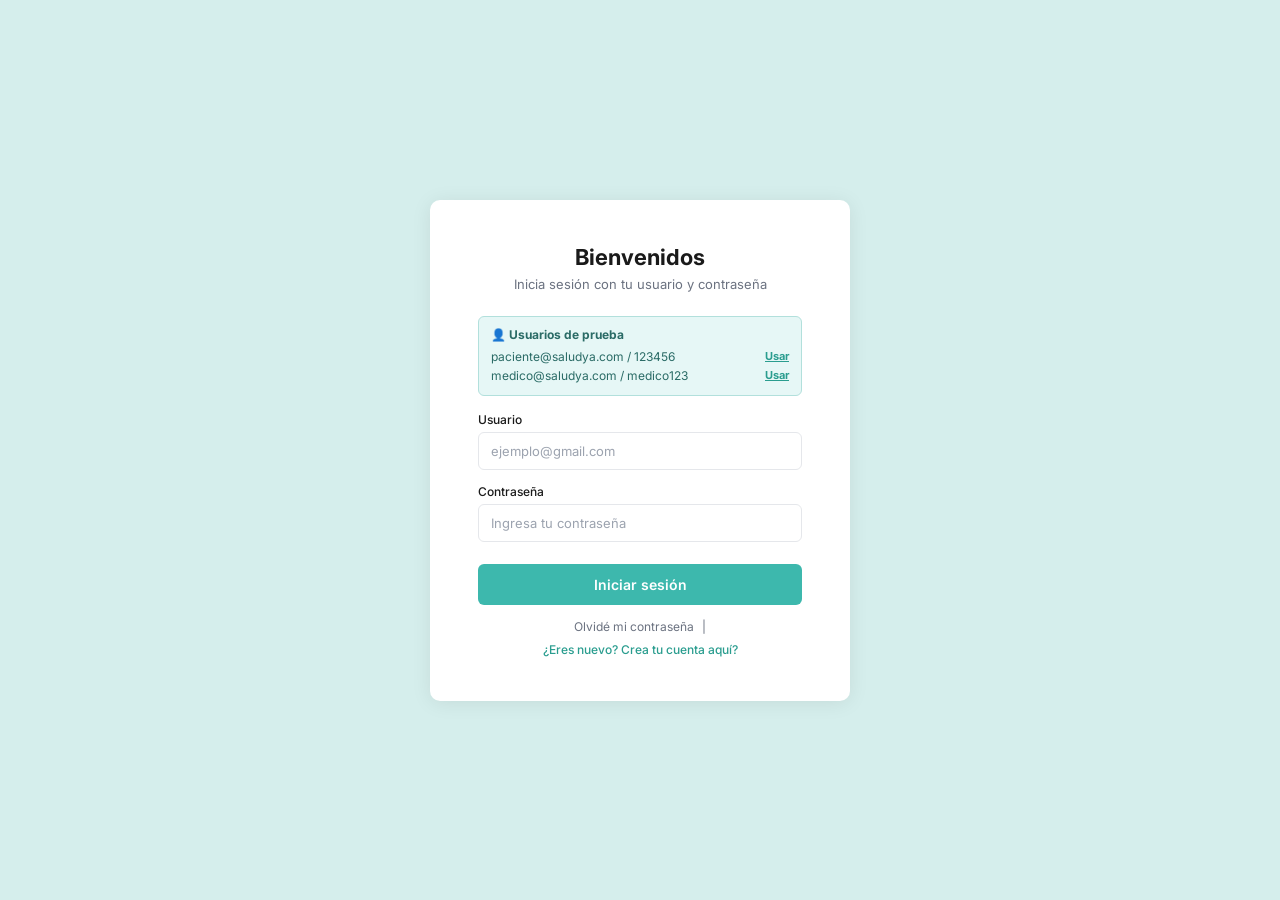
<file: index.html>
<!DOCTYPE html>
<html lang="es">
<head>
<meta charset="UTF-8">
<meta name="viewport" content="width=device-width, initial-scale=1.0">
<title>SaludYa</title>
<link href="https://fonts.googleapis.com/css2?family=Inter:wght@300;400;500;600;700&display=swap" rel="stylesheet">
<style>
*, *::before, *::after { box-sizing: border-box; margin: 0; padding: 0; }

:root {
  --teal: #3db8ad;
  --teal-dark: #2a9d8f;
  --teal-sidebar: #2d6b64;
  --teal-sidebar-dark: #1e4f4a;
  --teal-bg: #e0f5f3;
  --page-bg: #d5eeec;
  --white: #fff;
  --text: #1a1a1a;
  --gray: #6b7280;
  --light: #9ca3af;
  --border: #e5e7eb;
  --red-bg: #fde8e8;
  --red: #dc2626;
  --dark: #1c1c1e;
}

body { font-family: 'Inter', sans-serif; background: var(--page-bg); min-height: 100vh; }

.page { display: none; }
.page.active { display: block; }

/* AUTH PAGES */
.auth-wrap {
  min-height: 100vh; background: var(--page-bg);
  display: flex; align-items: center; justify-content: center; padding: 40px 20px;
}
.auth-wrap.top { align-items: flex-start; padding-top: 36px; }

.card {
  background: var(--white); border-radius: 10px; padding: 44px 48px;
  width: 100%; max-width: 420px; box-shadow: 0 2px 20px rgba(0,0,0,0.08);
}
.card.wide { max-width: 600px; }

.card h1 { font-size: 22px; font-weight: 700; text-align: center; margin-bottom: 6px; color: var(--text); }
.card .sub { font-size: 13px; color: var(--gray); text-align: center; margin-bottom: 24px; }

/* FORM */
.fg { margin-bottom: 14px; }
.fg label { display: block; font-size: 12px; font-weight: 500; color: var(--text); margin-bottom: 5px; }
.fg input, .fg select {
  width: 100%; padding: 10px 12px;
  border: 1px solid var(--border); border-radius: 6px;
  font-family: 'Inter', sans-serif; font-size: 13px; color: var(--text);
  background: var(--white); outline: none; transition: border-color 0.2s; appearance: none;
}
.fg input:focus, .fg select:focus { border-color: var(--teal); box-shadow: 0 0 0 3px rgba(61,184,173,0.1); }
.fg input::placeholder { color: var(--light); }

.grid2 { display: grid; grid-template-columns: 1fr 1fr; gap: 14px; }

.sec-title {
  font-size: 14px; font-weight: 600; color: var(--text);
  margin: 20px 0 12px; padding-bottom: 6px; border-bottom: 1px solid var(--border);
}
.sec-title:first-child { margin-top: 0; }

/* BUTTONS */
.btn {
  display: block; width: 100%; padding: 12px;
  background: var(--teal); color: var(--white); border: none; border-radius: 6px;
  font-family: 'Inter', sans-serif; font-size: 14px; font-weight: 600;
  cursor: pointer; text-align: center; margin-top: 22px; transition: background 0.2s;
}
.btn:hover { background: var(--teal-dark); }
.btn.inline { width: auto; padding: 10px 24px; margin: 0; font-size: 13px; }
.btn.sm { padding: 7px 14px; font-size: 12px; margin-top: 0; width: auto; }
.btn.outline-sm {
  background: none; border: 1.5px solid var(--border); color: var(--red);
  padding: 7px 14px; font-size: 12px; margin-top: 0; width: auto; border-color: var(--red);
}
.btn.outline-sm:hover { background: var(--red); color: var(--white); }

.links { display: flex; justify-content: center; gap: 8px; margin-top: 14px; font-size: 12px; color: var(--gray); flex-wrap: wrap; }
.links a { color: var(--gray); cursor: pointer; text-decoration: none; }
.links a:hover { color: var(--teal-dark); text-decoration: underline; }
.links a.teal { color: var(--teal-dark); font-weight: 500; }

.err { background: #fee2e2; color: var(--red); border-radius: 6px; padding: 9px 12px; font-size: 12px; margin-bottom: 12px; display: none; }
.err.show { display: block; }

.hint { background: #e6f7f6; border: 1px solid #b2e0dc; border-radius: 6px; padding: 10px 12px; font-size: 12px; color: #2a6b66; margin-bottom: 16px; }
.hint strong { display: block; margin-bottom: 5px; font-size: 12px; }
.hint-row { display: flex; justify-content: space-between; align-items: center; padding: 2px 0; }
.fill-btn { background: none; border: none; color: var(--teal-dark); font-size: 11px; font-weight: 700; cursor: pointer; text-decoration: underline; font-family: 'Inter', sans-serif; }

/* APP LAYOUT */
.app-wrap { display: flex; min-height: 100vh; background: var(--page-bg); }

/* SIDEBAR */
.sb {
  width: 155px; background: var(--teal-sidebar); flex-shrink: 0;
  display: flex; flex-direction: column; padding: 24px 0 16px;
  position: sticky; top: 0; height: 100vh;
}
.sb-user { display: flex; flex-direction: column; align-items: center; padding: 0 12px 20px; gap: 10px; }
.sb-avatar {
  width: 68px; height: 68px; border-radius: 50%;
  background: #4a8a84; border: 3px solid rgba(255,255,255,0.25);
  display: flex; align-items: center; justify-content: center; overflow: hidden;
}
.sb-avatar svg { width: 44px; height: 44px; color: #a8d4d0; }
.sb-name { font-size: 11px; color: #c8e8e5; text-align: center; line-height: 1.4; font-weight: 500; }

.sb-nav { flex: 1; display: flex; flex-direction: column; gap: 3px; padding: 0 8px; }
.nb {
  display: block; width: 100%; padding: 10px 14px;
  background: none; border: none; border-radius: 5px;
  font-family: 'Inter', sans-serif; font-size: 13px; font-weight: 500;
  color: #a8d4d0; text-align: left; cursor: pointer; transition: all 0.15s;
}
.nb:hover { background: rgba(255,255,255,0.12); color: #fff; }
.nb.active { background: var(--white); color: var(--teal-sidebar-dark); font-weight: 600; }

.sb-bottom { padding: 12px 8px 0; margin-top: auto; }
.salir-btn {
  display: block; width: 100%; padding: 9px 14px;
  background: rgba(255,255,255,0.08); border: 1px solid rgba(255,255,255,0.2);
  border-radius: 5px; font-family: 'Inter', sans-serif; font-size: 13px;
  color: #a8d4d0; text-align: center; cursor: pointer; transition: all 0.15s;
}
.salir-btn:hover { background: #c0392b; border-color: #c0392b; color: #fff; }

/* MAIN */
.main { flex: 1; padding: 30px 36px; overflow-y: auto; }
.main h1 { font-size: 22px; font-weight: 700; color: var(--text); margin-bottom: 4px; }
.main-sub { font-size: 13px; color: var(--gray); margin-bottom: 20px; }

/* TOP ROW */
.top-row { display: flex; align-items: center; justify-content: space-between; margin-bottom: 20px; }

/* SEARCH */
.search-box {
  display: flex; align-items: center; gap: 6px;
  background: var(--white); border: 1px solid var(--border); border-radius: 6px;
  padding: 8px 12px; font-size: 12px; color: var(--light); width: 200px; cursor: text;
}
.search-box svg { width: 14px; height: 14px; color: var(--light); flex-shrink: 0; }
.search-box input { border: none; outline: none; font-family: 'Inter', sans-serif; font-size: 12px; color: var(--text); width: 100%; background: none; }
.search-box input::placeholder { color: var(--light); }

.filter-btn {
  display: flex; align-items: center; gap: 5px;
  padding: 8px 12px; background: var(--white); border: 1px solid var(--border);
  border-radius: 6px; font-family: 'Inter', sans-serif; font-size: 12px; color: var(--gray); cursor: pointer;
}
.filter-btn svg { width: 13px; height: 13px; }

.filter-tags { display: flex; gap: 8px; margin-bottom: 18px; }
.ftag {
  padding: 6px 14px; background: var(--white); border: 1px solid var(--border);
  border-radius: 20px; font-size: 12px; color: var(--gray); cursor: pointer; transition: all 0.15s;
}
.ftag:hover, .ftag.active { background: var(--teal); color: var(--white); border-color: var(--teal); }

/* CITA CARD */
.cita-card {
  background: var(--teal-bg); border-radius: 8px; padding: 14px 18px;
  display: flex; align-items: flex-start; gap: 14px;
  margin-bottom: 10px; border: 1px solid rgba(61,184,173,0.15);
}
.cita-card.cancelled { background: var(--red-bg); border-color: rgba(220,38,38,0.15); }
.cita-card.white { background: var(--white); border-color: var(--border); }

.ci {
  width: 38px; height: 38px; border-radius: 50%; flex-shrink: 0;
  background: rgba(255,255,255,0.6); display: flex; align-items: center; justify-content: center;
}
.ci.red { background: #fca5a5; }
.ci svg { width: 18px; height: 18px; color: var(--teal-dark); }
.ci.red svg { color: var(--red); }

.cb { flex: 1; min-width: 0; }
.ct { font-size: 13px; font-weight: 700; color: var(--teal-dark); margin-bottom: 3px; }
.ct.red { color: var(--red); }
.cd { font-size: 12px; color: var(--gray); line-height: 1.6; }
.cd strong { color: var(--text); font-weight: 600; }
.cd.red { color: var(--red); }

.ca a { font-size: 12px; color: var(--teal-dark); font-weight: 600; cursor: pointer; text-decoration: none; white-space: nowrap; }
.ca a:hover { text-decoration: underline; }
.ca.red a { color: var(--red); }

/* DOCTOR SEARCH CARD */
.doc-card {
  background: var(--teal-bg); border-radius: 8px; padding: 14px 18px;
  display: flex; align-items: center; gap: 14px; margin-bottom: 10px;
  border: 1px solid rgba(61,184,173,0.15);
}
.doc-icon { width: 38px; height: 38px; border-radius: 50%; background: rgba(255,255,255,0.6); display: flex; align-items: center; justify-content: center; flex-shrink: 0; }
.doc-icon svg { width: 20px; height: 20px; color: var(--teal-dark); }
.doc-info { flex: 1; }
.doc-name { font-size: 14px; font-weight: 700; color: var(--text); margin-bottom: 2px; }
.doc-esp { font-size: 12px; color: var(--gray); }
.doc-ubi { font-size: 12px; color: var(--gray); }
.no-more { font-size: 12px; color: var(--light); text-align: center; margin-top: 12px; }

/* PERFIL MEDICO */
.perfil-layout { display: flex; gap: 24px; }
.perfil-info { flex: 1; }
.perfil-info h2 { font-size: 22px; font-weight: 700; color: var(--text); margin-bottom: 2px; }
.perfil-info .cargo { font-size: 14px; color: var(--gray); margin-bottom: 20px; }
.perfil-sec { margin-bottom: 18px; }
.perfil-sec h3 { font-size: 14px; font-weight: 700; color: var(--text); margin-bottom: 8px; }
.perfil-sec p, .perfil-sec li { font-size: 13px; color: var(--gray); line-height: 1.7; }
.perfil-sec ul { padding-left: 18px; }

.agenda-panel { width: 200px; flex-shrink: 0; background: var(--teal-bg); border-radius: 10px; padding: 18px; }
.agenda-panel h3 { font-size: 13px; font-weight: 700; color: var(--text); margin-bottom: 12px; text-align: center; }
.slot-row {
  background: var(--white); border-radius: 6px; padding: 10px 12px;
  font-size: 12px; color: var(--teal-dark); font-weight: 600; margin-bottom: 8px;
  text-align: center; cursor: pointer; transition: all 0.15s; border: 1px solid rgba(61,184,173,0.2);
}
.slot-row:hover { background: var(--teal); color: var(--white); }

/* CONFIRMACION */
.confirm-box {
  background: var(--teal-bg); border-radius: 10px; padding: 24px 28px;
  display: flex; gap: 24px; align-items: flex-start;
  border: 1px solid rgba(61,184,173,0.2);
}
.confirm-info { flex: 1; }
.confirm-info h2 { font-size: 18px; font-weight: 700; color: var(--teal-dark); margin-bottom: 16px; }
.confirm-row { font-size: 13px; color: var(--text); margin-bottom: 8px; line-height: 1.5; }
.confirm-row span { color: var(--gray); }
.qr-box {
  width: 130px; flex-shrink: 0; background: var(--white); border-radius: 8px;
  padding: 12px; display: flex; flex-direction: column; align-items: center; gap: 8px;
  border: 1px solid var(--border);
}
.qr-box svg { width: 90px; height: 90px; }
.qr-text { font-size: 10px; color: var(--gray); text-align: center; line-height: 1.4; }

/* AGENDA MEDICO */
.agenda-item {
  background: var(--teal-bg); border-radius: 8px; padding: 14px 18px;
  display: flex; align-items: flex-start; gap: 14px; margin-bottom: 10px;
  border: 1px solid rgba(61,184,173,0.15);
}
.agenda-item.cancelled { background: var(--red-bg); border-color: rgba(220,38,38,0.15); }
.agenda-info { flex: 1; }
.agenda-time { font-size: 13px; font-weight: 700; color: var(--teal-dark); margin-bottom: 4px; }
.agenda-time.red { color: var(--red); }
.agenda-det { font-size: 12px; color: var(--gray); line-height: 1.6; }
.agenda-det strong { color: var(--text); }
.agenda-actions { display: flex; flex-direction: column; gap: 6px; align-items: flex-end; flex-shrink: 0; }

/* DISPONIBILIDAD */
.disp-grid { display: grid; grid-template-columns: repeat(7, 1fr); gap: 8px; margin-bottom: 20px; }
.day-col { background: var(--white); border-radius: 8px; padding: 12px 8px; text-align: center; border: 1px solid var(--border); }
.day-name { font-size: 11px; font-weight: 700; color: var(--teal-dark); margin-bottom: 8px; text-transform: uppercase; }
.day-slot { background: var(--teal-bg); border-radius: 4px; padding: 5px 4px; font-size: 10px; color: var(--teal-dark); font-weight: 600; margin-bottom: 4px; cursor: pointer; transition: all 0.15s; }
.day-slot:hover { background: var(--teal); color: var(--white); }
.day-slot.off { background: #f3f4f6; color: var(--light); cursor: default; }
.day-label { font-size: 11px; color: var(--gray); margin-top: 2px; }

/* INICIO MEDICO */
.welcome-box { background: linear-gradient(135deg, var(--teal-sidebar) 0%, var(--teal-dark) 100%); border-radius: 10px; padding: 24px 28px; color: #fff; margin-bottom: 20px; }
.welcome-box h2 { font-size: 20px; font-weight: 700; margin-bottom: 6px; }
.welcome-box p { font-size: 13px; color: rgba(255,255,255,0.8); }
.stats-row { display: grid; grid-template-columns: repeat(3,1fr); gap: 14px; margin-bottom: 20px; }
.stat-box { background: var(--white); border-radius: 8px; padding: 16px 18px; border: 1px solid var(--border); }
.stat-num { font-size: 28px; font-weight: 700; color: var(--teal-dark); }
.stat-label { font-size: 12px; color: var(--gray); margin-top: 2px; }

/* HISTORIAL PACIENTES */
.pac-card {
  background: var(--white); border-radius: 8px; padding: 14px 18px;
  display: flex; align-items: center; gap: 14px; margin-bottom: 10px; border: 1px solid var(--border);
}
.pac-avatar { width: 40px; height: 40px; border-radius: 50%; background: var(--teal-bg); display: flex; align-items: center; justify-content: center; flex-shrink: 0; font-size: 16px; font-weight: 700; color: var(--teal-dark); }
.pac-info { flex: 1; }
.pac-name { font-size: 13px; font-weight: 600; color: var(--text); margin-bottom: 2px; }
.pac-det { font-size: 12px; color: var(--gray); }
.pac-badge { font-size: 11px; font-weight: 600; padding: 3px 10px; border-radius: 20px; background: var(--teal-bg); color: var(--teal-dark); white-space: nowrap; }
.pac-badge.done { background: #dcfce7; color: #166534; }

/* CENTER */
.center { display: flex; justify-content: center; margin-top: 18px; }
.date-hdr { font-size: 13px; color: var(--gray); margin-bottom: 16px; font-weight: 500; }

/* TOAST */
.toast {
  position: fixed; bottom: 20px; right: 20px; z-index: 9999;
  background: #1e3a38; color: #fff; padding: 12px 20px;
  border-radius: 8px; font-size: 13px; font-weight: 500;
  box-shadow: 0 4px 16px rgba(0,0,0,0.25);
  transform: translateY(50px); opacity: 0; transition: all 0.25s ease;
}
.toast.show { transform: translateY(0); opacity: 1; }

</style>
</head>
<body>

<!-- ══ LOGIN ══ -->
<div id="p-login" class="page active">
  <div class="auth-wrap">
    <div class="card">
      <h1>Bienvenidos</h1>
      <p class="sub">Inicia sesión con tu usuario y contraseña</p>
      <div class="hint">
        <strong>👤 Usuarios de prueba</strong>
        <div class="hint-row"><span>paciente@saludya.com / 123456</span><button class="fill-btn" onclick="fill('paciente@saludya.com','123456')">Usar</button></div>
        <div class="hint-row"><span>medico@saludya.com / medico123</span><button class="fill-btn" onclick="fill('medico@saludya.com','medico123')">Usar</button></div>
      </div>
      <div id="login-err" class="err">Usuario o contraseña incorrectos.</div>
      <div class="fg"><label>Usuario</label><input type="text" id="inp-u" placeholder="ejemplo@gmail.com"></div>
      <div class="fg"><label>Contraseña</label><input type="password" id="inp-p" placeholder="Ingresa tu contraseña"></div>
      <button class="btn" onclick="doLogin()">Iniciar sesión</button>
      <div class="links">
        <a onclick="go('p-recuperar')">Olvidé mi contraseña</a>
        <span>|</span>
        <a class="teal" onclick="go('p-reg-paciente')">¿Eres nuevo? Crea tu cuenta aquí?</a>
      </div>
    </div>
  </div>
</div>

<!-- ══ RECUPERAR CONTRASEÑA ══ -->
<div id="p-recuperar" class="page">
  <div class="auth-wrap">
    <div class="card">
      <h1>Recuperar contraseña</h1>
      <p class="sub">Para restablecer su contraseña por favor ingrese su correo</p>
      <div class="fg"><label>Correo electrónico</label><input type="email" placeholder="ejemplo@gmail.com"></div>
      <button class="btn" onclick="toast('📧 Enlace enviado a tu correo')">Enviar enlace</button>
      <div class="links">
        <a>¿Ya tienes una cuenta?</a>
        <span>|</span>
        <a class="teal" onclick="go('p-login')">Iniciar sesión</a>
      </div>
    </div>
  </div>
</div>

<!-- ══ REGISTRO PACIENTE ══ -->
<div id="p-reg-paciente" class="page">
  <div class="auth-wrap top">
    <div class="card wide">
      <h1 style="text-align:left;font-size:20px;margin-bottom:18px">Registro paciente</h1>
      <div class="sec-title" style="margin-top:0">Información general</div>
      <div class="grid2">
        <div class="fg"><label>Nombres y apellidos</label><input type="text" placeholder="Escriba sus nombres y apellidos"></div>
        <div class="fg"><label>Tipo de documento</label><input type="text" placeholder="Escriba su número de documento"></div>
        <div class="fg"><label>Nº de documento</label><input type="text" placeholder="Ingrese su número de documento"></div>
        <div class="fg"><label>Fecha de nacimiento</label><input type="text" placeholder="DD/MM/AAAA"></div>
      </div>
      <div class="sec-title">Datos de contacto</div>
      <div class="grid2">
        <div class="fg"><label>Teléfono de contacto</label><input type="text" placeholder="Ingrese su número de contacto"></div>
        <div class="fg"><label>Correo electrónico</label><input type="email" placeholder="ejemplo@gmail.com"></div>
      </div>
      <div class="sec-title">Datos de contacto familiar</div>
      <div class="grid2">
        <div class="fg"><label>Nombre y apellido de acudiente</label><input type="text" placeholder="Escriba nombre completo de su acudiente"></div>
        <div class="fg"><label>Teléfono de contacto</label><input type="text" placeholder="Ingrese el número de contacto de su acudiente"></div>
      </div>
      <div class="sec-title">Asignar contraseña</div>
      <div class="grid2">
        <div class="fg"><label>Contraseña</label><input type="password" placeholder="Ingrese una contraseña segura"></div>
        <div class="fg"><label>Confirme su contraseña</label><input type="password" placeholder="Confirme su contraseña"></div>
      </div>
      <button class="btn" onclick="go('p-login');toast('✅ Cuenta creada exitosamente')">Guardar información</button>
      <div class="links" style="margin-top:14px"><a onclick="go('p-login')">← Volver al inicio de sesión</a></div>
    </div>
  </div>
</div>

<!-- ══ MIS CITAS (PACIENTE) ══ -->
<div id="p-mis-citas" class="page">
  <div class="app-wrap">
    <aside class="sb">
      <div class="sb-user">
        <div class="sb-avatar"><svg viewBox="0 0 24 24" fill="currentColor"><path d="M12 12c2.7 0 4.8-2.1 4.8-4.8S14.7 2.4 12 2.4 7.2 4.5 7.2 7.2 9.3 12 12 12zm0 2.4c-3.2 0-9.6 1.6-9.6 4.8v2.4h19.2v-2.4c0-3.2-6.4-4.8-9.6-4.8z"/></svg></div>
        <span class="sb-name" id="pac-name">Fernando Alvarez Gomez</span>
      </div>
      <div class="sb-nav">
        <button class="nb" onclick="go('p-mis-citas')">Inicio</button>
        <button class="nb active">Mis citas</button>
        <button class="nb" onclick="go('p-historial')">Historial</button>
        <button class="nb" onclick="go('p-buscador')">Buscar médico</button>
      </div>
      <div class="sb-bottom"><button class="salir-btn" onclick="logout()">Salir</button></div>
    </aside>
    <main class="main">
      <div class="top-row">
        <h1>Mis citas</h1>
        <div class="search-box"><svg fill="none" stroke="currentColor" stroke-width="2" viewBox="0 0 24 24"><circle cx="11" cy="11" r="8"/><path stroke-linecap="round" d="M21 21l-4.35-4.35"/></svg><input placeholder="Buscador de citas"></div>
      </div>
      <div class="cita-card">
        <div class="ci"><svg fill="none" stroke="currentColor" stroke-width="2" viewBox="0 0 24 24"><path stroke-linecap="round" stroke-linejoin="round" d="M4.318 6.318a4.5 4.5 0 000 6.364L12 20.364l7.682-7.682a4.5 4.5 0 00-6.364-6.364L12 7.636l-1.318-1.318a4.5 4.5 0 00-6.364 0z"/></svg></div>
        <div class="cb"><div class="ct">Próxima cita</div><div class="cd"><strong>Médico:</strong> Dra Oliver Guzman<br><strong>Fecha:</strong> 16/04/2026</div></div>
        <div class="ca"><a onclick="go('p-perfil-medico')">Ver detalles</a></div>
      </div>
      <div class="cita-card">
        <div class="ci"><svg fill="none" stroke="currentColor" stroke-width="2" viewBox="0 0 24 24"><path stroke-linecap="round" stroke-linejoin="round" d="M4.318 6.318a4.5 4.5 0 000 6.364L12 20.364l7.682-7.682a4.5 4.5 0 00-6.364-6.364L12 7.636l-1.318-1.318a4.5 4.5 0 00-6.364 0z"/></svg></div>
        <div class="cb"><div class="ct">Próxima cita</div><div class="cd"><strong>Médico:</strong> Dra Oliver Guzman<br><strong>Fecha:</strong> 16/04/2026</div></div>
        <div class="ca"><a onclick="go('p-perfil-medico')">Ver detalles</a></div>
      </div>
      <div class="cita-card cancelled">
        <div class="ci red"><svg fill="none" stroke="currentColor" stroke-width="2" viewBox="0 0 24 24"><path stroke-linecap="round" stroke-linejoin="round" d="M10 14H5.236a2 2 0 01-1.789-2.894l3.5-7A2 2 0 018.736 3h4.018a2 2 0 01.485.06l3.76.94m-7 10v5a2 2 0 002 2h.096c.5 0 .905-.405.905-.904 0-.715.211-1.413.608-2.008L17 13V4m-7 10h2m5-10h2a2 2 0 012 2v6a2 2 0 01-2 2h-2.5"/></svg></div>
        <div class="cb"><div class="ct red">Cita cancelada</div><div class="cd red">Señor(a) usuario lamentamos la cancelacion de su cita, proximamente nos estaremos comunicando para reagendar.</div></div>
        <div class="ca red"><a>Ver detalles</a></div>
      </div>
      <div class="cita-card">
        <div class="ci"><svg fill="none" stroke="currentColor" stroke-width="2" viewBox="0 0 24 24"><path stroke-linecap="round" stroke-linejoin="round" d="M4.318 6.318a4.5 4.5 0 000 6.364L12 20.364l7.682-7.682a4.5 4.5 0 00-6.364-6.364L12 7.636l-1.318-1.318a4.5 4.5 0 00-6.364 0z"/></svg></div>
        <div class="cb"><div class="ct">Próxima cita</div><div class="cd"><strong>Médico:</strong> Dra Oliver Guzman<br><strong>Fecha:</strong> 16/04/2026</div></div>
        <div class="ca"><a onclick="go('p-perfil-medico')">Ver detalles</a></div>
      </div>
      <div class="center"><button class="btn inline" onclick="go('p-buscador')">Agendar nueva cita</button></div>
    </main>
  </div>
</div>

<!-- ══ HISTORIAL PACIENTE ══ -->
<div id="p-historial" class="page">
  <div class="app-wrap">
    <aside class="sb">
      <div class="sb-user">
        <div class="sb-avatar"><svg viewBox="0 0 24 24" fill="currentColor"><path d="M12 12c2.7 0 4.8-2.1 4.8-4.8S14.7 2.4 12 2.4 7.2 4.5 7.2 7.2 9.3 12 12 12zm0 2.4c-3.2 0-9.6 1.6-9.6 4.8v2.4h19.2v-2.4c0-3.2-6.4-4.8-9.6-4.8z"/></svg></div>
        <span class="sb-name">Fernando Alvarez Gomez</span>
      </div>
      <div class="sb-nav">
        <button class="nb" onclick="go('p-mis-citas')">Inicio</button>
        <button class="nb" onclick="go('p-mis-citas')">Mis citas</button>
        <button class="nb active">Historial</button>
        <button class="nb" onclick="go('p-buscador')">Buscar médico</button>
      </div>
      <div class="sb-bottom"><button class="salir-btn" onclick="logout()">Salir</button></div>
    </aside>
    <main class="main">
      <div class="top-row">
        <h1>Historial de citas</h1>
        <div style="display:flex;gap:8px">
          <div class="search-box"><svg fill="none" stroke="currentColor" stroke-width="2" viewBox="0 0 24 24"><circle cx="11" cy="11" r="8"/><path stroke-linecap="round" d="M21 21l-4.35-4.35"/></svg><input placeholder="Buscador de citas"></div>
          <button class="filter-btn"><svg fill="none" stroke="currentColor" stroke-width="2" viewBox="0 0 24 24"><path stroke-linecap="round" stroke-linejoin="round" d="M3 4h13M3 8h9m-9 4h6m4 0l4-4m0 0l4 4m-4-4v12"/></svg>Filtrar</button>
        </div>
      </div>
      <div class="cita-card">
        <div class="ci"><svg fill="none" stroke="currentColor" stroke-width="2" viewBox="0 0 24 24"><path stroke-linecap="round" stroke-linejoin="round" d="M4.318 6.318a4.5 4.5 0 000 6.364L12 20.364l7.682-7.682a4.5 4.5 0 00-6.364-6.364L12 7.636l-1.318-1.318a4.5 4.5 0 00-6.364 0z"/></svg></div>
        <div class="cb"><div class="ct">Cita finalizada</div><div class="cd"><strong>Médico:</strong> Dra Oliver Guzman<br><strong>Fecha:</strong> 16/04/2026</div></div>
        <div class="ca"><a>Ver historial</a></div>
      </div>
      <div class="cita-card">
        <div class="ci"><svg fill="none" stroke="currentColor" stroke-width="2" viewBox="0 0 24 24"><path stroke-linecap="round" stroke-linejoin="round" d="M4.318 6.318a4.5 4.5 0 000 6.364L12 20.364l7.682-7.682a4.5 4.5 0 00-6.364-6.364L12 7.636l-1.318-1.318a4.5 4.5 0 00-6.364 0z"/></svg></div>
        <div class="cb"><div class="ct">Cita finalizada</div><div class="cd"><strong>Médico:</strong> Dra Oliver Guzman<br><strong>Fecha:</strong> 16/04/2026</div></div>
        <div class="ca"><a>Ver historial</a></div>
      </div>
      <div class="cita-card cancelled">
        <div class="ci red"><svg fill="none" stroke="currentColor" stroke-width="2" viewBox="0 0 24 24"><path stroke-linecap="round" stroke-linejoin="round" d="M10 14H5.236a2 2 0 01-1.789-2.894l3.5-7A2 2 0 018.736 3h4.018a2 2 0 01.485.06l3.76.94m-7 10v5a2 2 0 002 2h.096c.5 0 .905-.405.905-.904 0-.715.211-1.413.608-2.008L17 13V4m-7 10h2m5-10h2a2 2 0 012 2v6a2 2 0 01-2 2h-2.5"/></svg></div>
        <div class="cb"><div class="ct red">Cita cancelada</div><div class="cd red">Señor(a) usuario lamentamos la cancelacion de su cita, proximamente nos estaremos comunicando para reagendar.</div></div>
        <div class="ca red"><a>Reprogramar</a></div>
      </div>
      <div class="cita-card">
        <div class="ci"><svg fill="none" stroke="currentColor" stroke-width="2" viewBox="0 0 24 24"><path stroke-linecap="round" stroke-linejoin="round" d="M4.318 6.318a4.5 4.5 0 000 6.364L12 20.364l7.682-7.682a4.5 4.5 0 00-6.364-6.364L12 7.636l-1.318-1.318a4.5 4.5 0 00-6.364 0z"/></svg></div>
        <div class="cb"><div class="ct">Cita finalizada</div><div class="cd"><strong>Médico:</strong> Dr. Camilo Gomez<br><strong>Fecha:</strong> 02/03/2026</div></div>
        <div class="ca"><a>Ver historial</a></div>
      </div>
      <div class="center"><button class="btn inline">Ver resumen</button></div>
    </main>
  </div>
</div>

<!-- ══ BUSCADOR MÉDICOS ══ -->
<div id="p-buscador" class="page">
  <div class="app-wrap">
    <aside class="sb">
      <div class="sb-user">
        <div class="sb-avatar"><svg viewBox="0 0 24 24" fill="currentColor"><path d="M12 12c2.7 0 4.8-2.1 4.8-4.8S14.7 2.4 12 2.4 7.2 4.5 7.2 7.2 9.3 12 12 12zm0 2.4c-3.2 0-9.6 1.6-9.6 4.8v2.4h19.2v-2.4c0-3.2-6.4-4.8-9.6-4.8z"/></svg></div>
        <span class="sb-name">Fernando Alvarez Gomez</span>
      </div>
      <div class="sb-nav">
        <button class="nb" onclick="go('p-mis-citas')">Inicio</button>
        <button class="nb" onclick="go('p-mis-citas')">Mis citas</button>
        <button class="nb" onclick="go('p-historial')">Historial</button>
        <button class="nb active">Buscar médico</button>
      </div>
      <div class="sb-bottom"><button class="salir-btn" onclick="logout()">Salir</button></div>
    </aside>
    <main class="main">
      <h1>Buscador de médicos</h1>
      <p class="main-sub">Filtre según su necesidad</p>
      <div class="search-box" style="width:100%;margin-bottom:12px"><svg fill="none" stroke="currentColor" stroke-width="2" viewBox="0 0 24 24"><circle cx="11" cy="11" r="8"/><path stroke-linecap="round" d="M21 21l-4.35-4.35"/></svg><input placeholder="Filtrar búsqueda de médico"></div>
      <div class="filter-tags">
        <span class="ftag active">Por disponibilidad</span>
        <span class="ftag">Por sede</span>
        <span class="ftag">Por especialidad</span>
      </div>
      <div class="doc-card">
        <div class="doc-icon"><svg fill="none" stroke="currentColor" stroke-width="2" viewBox="0 0 24 24"><path stroke-linecap="round" stroke-linejoin="round" d="M4.318 6.318a4.5 4.5 0 000 6.364L12 20.364l7.682-7.682a4.5 4.5 0 00-6.364-6.364L12 7.636l-1.318-1.318a4.5 4.5 0 00-6.364 0z"/></svg></div>
        <div class="doc-info"><div class="doc-name">Dr Camilo Gomez</div><div class="doc-esp">Especialidad: Cardiología</div><div class="doc-ubi">Ubicación: Clínica Cardio Salud | Centro Médico Andino</div></div>
        <a style="font-size:12px;color:var(--teal-dark);font-weight:600;cursor:pointer;white-space:nowrap" onclick="go('p-perfil-medico')">Ver perfil</a>
      </div>
      <div class="doc-card">
        <div class="doc-icon"><svg fill="none" stroke="currentColor" stroke-width="2" viewBox="0 0 24 24"><path stroke-linecap="round" stroke-linejoin="round" d="M4.318 6.318a4.5 4.5 0 000 6.364L12 20.364l7.682-7.682a4.5 4.5 0 00-6.364-6.364L12 7.636l-1.318-1.318a4.5 4.5 0 00-6.364 0z"/></svg></div>
        <div class="doc-info"><div class="doc-name">Dra Alba Guzmán</div><div class="doc-esp">Especialidad: Cardiología</div><div class="doc-ubi">Ubicación: Clínica Colombia | Consultorio privado</div></div>
        <a style="font-size:12px;color:var(--teal-dark);font-weight:600;cursor:pointer;white-space:nowrap" onclick="go('p-perfil-medico')">Ver perfil</a>
      </div>
      <div class="no-more">No hay más resultados</div>
    </main>
  </div>
</div>

<!-- ══ PERFIL MÉDICO ══ -->
<div id="p-perfil-medico" class="page">
  <div class="app-wrap">
    <aside class="sb">
      <div class="sb-user">
        <div class="sb-avatar"><svg viewBox="0 0 24 24" fill="currentColor"><path d="M12 12c2.7 0 4.8-2.1 4.8-4.8S14.7 2.4 12 2.4 7.2 4.5 7.2 7.2 9.3 12 12 12zm0 2.4c-3.2 0-9.6 1.6-9.6 4.8v2.4h19.2v-2.4c0-3.2-6.4-4.8-9.6-4.8z"/></svg></div>
        <span class="sb-name">Fernando Alvarez Gomez</span>
      </div>
      <div class="sb-nav">
        <button class="nb" onclick="go('p-mis-citas')">Inicio</button>
        <button class="nb" onclick="go('p-mis-citas')">Mis citas</button>
        <button class="nb" onclick="go('p-historial')">Historial</button>
        <button class="nb active">Buscar médico</button>
      </div>
      <div class="sb-bottom"><button class="salir-btn" onclick="logout()">Salir</button></div>
    </aside>
    <main class="main">
      <div style="display:flex;justify-content:flex-end;margin-bottom:16px">
        <div class="search-box" style="width:200px"><svg fill="none" stroke="currentColor" stroke-width="2" viewBox="0 0 24 24"><circle cx="11" cy="11" r="8"/><path stroke-linecap="round" d="M21 21l-4.35-4.35"/></svg><input placeholder="Filtrar búsqueda de médico"></div>
      </div>
      <div class="perfil-layout">
        <div class="perfil-info">
          <h2>Dr. Camilo Gomez</h2>
          <div class="cargo">Cardiólogo</div>
          <div class="perfil-sec">
            <h3>Información general</h3>
            <p>Especialista en cardiología enfocado en la prevención, diagnóstico y tratamiento de enfermedades cardiovasculares. Brinda atención clara y cercana, con un enfoque integral para el cuidado del corazón.</p>
          </div>
          <div class="perfil-sec">
            <h3>Educación</h3>
            <ul><li>Médico Cirujano</li><li>Especialización en Cardiología</li><li>Formación en diagnóstico cardiovascular no invasivo</li><li>Actualización constante en riesgo cardiovascular e hipertensión</li></ul>
          </div>
          <div class="perfil-sec">
            <h3>Consultorios</h3>
            <ul><li>Clínica CardioSalud – Bogotá, Colombia</li><li>Centro Médico Andino – Bogotá, Colombia</li><li>Torre Médica Santa Fe – Bogotá, Colombia</li></ul>
          </div>
        </div>
        <div class="agenda-panel">
          <h3>Agenda disponible</h3>
          <div class="slot-row" onclick="selSlot(this)">L - V &nbsp; 8:00 AM</div>
          <div class="slot-row" onclick="selSlot(this)">L - V &nbsp; 10:00 AM</div>
          <div class="slot-row" onclick="selSlot(this)">L - V &nbsp; 2:00 PM</div>
          <div class="slot-row" onclick="selSlot(this)">L - V &nbsp; 4:00 PM</div>
          <button class="btn" style="margin-top:14px" onclick="go('p-confirmacion')">Agendar</button>
        </div>
      </div>
    </main>
  </div>
</div>

<!-- ══ CONFIRMACIÓN DE AGENDAMIENTO ══ -->
<div id="p-confirmacion" class="page">
  <div class="app-wrap">
    <aside class="sb">
      <div class="sb-user">
        <div class="sb-avatar"><svg viewBox="0 0 24 24" fill="currentColor"><path d="M12 12c2.7 0 4.8-2.1 4.8-4.8S14.7 2.4 12 2.4 7.2 4.5 7.2 7.2 9.3 12 12 12zm0 2.4c-3.2 0-9.6 1.6-9.6 4.8v2.4h19.2v-2.4c0-3.2-6.4-4.8-9.6-4.8z"/></svg></div>
        <span class="sb-name">Fernando Alvarez Gomez</span>
      </div>
      <div class="sb-nav">
        <button class="nb" onclick="go('p-mis-citas')">Inicio</button>
        <button class="nb active">Mis citas</button>
        <button class="nb" onclick="go('p-historial')">Historial</button>
        <button class="nb" onclick="go('p-buscador')">Buscar médico</button>
      </div>
      <div class="sb-bottom"><button class="salir-btn" onclick="logout()">Salir</button></div>
    </aside>
    <main class="main">
      <h1>Confirmación de agendamiento</h1>
      <p class="main-sub">Detalles de la cita.</p>
      <div class="confirm-box">
        <div class="confirm-info">
          <h2>¡Cita confirmada!</h2>
          <div class="confirm-row"><strong>Fecha:</strong> <span>Lunes 4 de Mayo de 2026</span></div>
          <div class="confirm-row"><strong>Hora:</strong> <span>13:50 PM</span></div>
          <div class="confirm-row"><strong>Médico:</strong> <span>Oliver Sandoval</span></div>
          <div class="confirm-row"><strong>Especialidad:</strong> <span>Medicina general</span></div>
          <div class="confirm-row"><strong>Codigo de confirmación:</strong> <span>34256AGT2026</span></div>
          <button class="btn inline" style="margin-top:20px" onclick="go('p-mis-citas')">Volver a mis citas</button>
        </div>
        <div class="qr-box">
          <svg viewBox="0 0 100 100" xmlns="http://www.w3.org/2000/svg">
            <rect width="100" height="100" fill="white"/>
            <rect x="5" y="5" width="35" height="35" fill="none" stroke="#1a1a1a" stroke-width="4"/>
            <rect x="13" y="13" width="19" height="19" fill="#1a1a1a"/>
            <rect x="60" y="5" width="35" height="35" fill="none" stroke="#1a1a1a" stroke-width="4"/>
            <rect x="68" y="13" width="19" height="19" fill="#1a1a1a"/>
            <rect x="5" y="60" width="35" height="35" fill="none" stroke="#1a1a1a" stroke-width="4"/>
            <rect x="13" y="68" width="19" height="19" fill="#1a1a1a"/>
            <rect x="60" y="60" width="8" height="8" fill="#1a1a1a"/>
            <rect x="72" y="60" width="8" height="8" fill="#1a1a1a"/>
            <rect x="84" y="60" width="8" height="8" fill="#1a1a1a"/>
            <rect x="60" y="72" width="8" height="8" fill="#1a1a1a"/>
            <rect x="84" y="72" width="8" height="8" fill="#1a1a1a"/>
            <rect x="60" y="84" width="8" height="8" fill="#1a1a1a"/>
            <rect x="72" y="84" width="8" height="8" fill="#1a1a1a"/>
            <rect x="84" y="84" width="8" height="8" fill="#1a1a1a"/>
            <rect x="46" y="5" width="6" height="6" fill="#1a1a1a"/>
            <rect x="46" y="17" width="6" height="6" fill="#1a1a1a"/>
            <rect x="46" y="29" width="6" height="6" fill="#1a1a1a"/>
            <rect x="46" y="46" width="6" height="6" fill="#1a1a1a"/>
            <rect x="46" y="58" width="6" height="6" fill="#1a1a1a"/>
          </svg>
          <div class="qr-text">Presenta este código QR al llegar al centro médico</div>
        </div>
      </div>
    </main>
  </div>
</div>

<!-- ══ REGISTRO MÉDICO ══ -->
<div id="p-reg-medico" class="page">
  <div class="auth-wrap top">
    <div class="card wide">
      <h1 style="text-align:left;font-size:20px;margin-bottom:18px">Registro médico</h1>
      <div class="sec-title" style="margin-top:0">Información general</div>
      <div class="grid2">
        <div class="fg"><label>Nombres y apellidos</label><input type="text" placeholder="Escriba sus nombres y apellidos"></div>
        <div class="fg"><label>Tipo de documento</label><input type="text" placeholder="Escriba su número de documento"></div>
        <div class="fg"><label>Nº de documento</label><input type="text" placeholder="Ingrese su número de documento"></div>
        <div class="fg"><label>Fecha de nacimiento</label><input type="text" placeholder="DD/MM/AAAA"></div>
      </div>
      <div class="sec-title">Datos de contacto</div>
      <div class="grid2">
        <div class="fg"><label>Teléfono de contacto</label><input type="text" placeholder="Ingrese su número de contacto"></div>
        <div class="fg"><label>Correo electrónico</label><input type="email" placeholder="ejemplo@gmail.com"></div>
      </div>
      <div class="sec-title">Datos del profesional</div>
      <div class="grid2">
        <div class="fg"><label>Especialidad</label>
          <select><option value="">Seleccione su especialidad</option><option>Cardiología</option><option>Pediatría</option><option>Dermatología</option><option>Medicina general</option><option>Neurología</option><option>Ortopedia</option></select>
        </div>
        <div class="fg"><label>Tarjeta profesional</label><input type="text" placeholder="Ingrese su número de tarjeta profesional"></div>
      </div>
      <div class="sec-title">Asignar contraseña</div>
      <div class="grid2">
        <div class="fg"><label>Contraseña</label><input type="password" placeholder="Ingrese una contraseña segura"></div>
        <div class="fg"><label>Confirme su contraseña</label><input type="password" placeholder="Confirme su contraseña"></div>
      </div>
      <button class="btn" onclick="go('p-inicio-medico');toast('✅ Cuenta médico creada')">Guardar información</button>
      <div class="links" style="margin-top:14px"><a onclick="go('p-login')">← Volver al inicio de sesión</a></div>
    </div>
  </div>
</div>

<!-- ══ INICIO MÉDICO ══ -->
<div id="p-inicio-medico" class="page">
  <div class="app-wrap">
    <aside class="sb">
      <div class="sb-user">
        <div class="sb-avatar" style="background:#3a7a8a"><svg viewBox="0 0 24 24" fill="currentColor"><path d="M12 12c2.7 0 4.8-2.1 4.8-4.8S14.7 2.4 12 2.4 7.2 4.5 7.2 7.2 9.3 12 12 12zm0 2.4c-3.2 0-9.6 1.6-9.6 4.8v2.4h19.2v-2.4c0-3.2-6.4-4.8-9.6-4.8z"/></svg></div>
        <span class="sb-name" id="med-name">Dr. Oliver Guzman</span>
      </div>
      <div class="sb-nav">
        <button class="nb active">Inicio</button>
        <button class="nb" onclick="go('p-agenda-medico')">Agenda médica</button>
        <button class="nb" onclick="go('p-historial-medico')">Historial</button>
        <button class="nb" onclick="go('p-agendamiento')">Agendamiento</button>
      </div>
      <div class="sb-bottom"><button class="salir-btn" onclick="logout()">Salir</button></div>
    </aside>
    <main class="main">
      <div class="welcome-box">
        <h2>¡Bienvenido, Dr. Oliver Guzman!</h2>
        <p>Hoy es lunes 22 de agosto de 2026. Tienes 3 citas programadas para hoy. Recuerda revisar tu agenda y confirmar las citas pendientes.</p>
      </div>
      <div class="stats-row">
        <div class="stat-box"><div class="stat-num">3</div><div class="stat-label">Citas hoy</div></div>
        <div class="stat-box"><div class="stat-num">18</div><div class="stat-label">Citas este mes</div></div>
        <div class="stat-box"><div class="stat-num">142</div><div class="stat-label">Pacientes atendidos</div></div>
      </div>
      <h1 style="font-size:16px;margin-bottom:14px">Próximas citas del día</h1>
      <div class="agenda-item">
        <div class="ci"><svg fill="none" stroke="currentColor" stroke-width="2" viewBox="0 0 24 24"><path stroke-linecap="round" stroke-linejoin="round" d="M4.318 6.318a4.5 4.5 0 000 6.364L12 20.364l7.682-7.682a4.5 4.5 0 00-6.364-6.364L12 7.636l-1.318-1.318a4.5 4.5 0 00-6.364 0z"/></svg></div>
        <div class="agenda-info"><div class="agenda-time">08:00 AM | 22/08/2026</div><div class="agenda-det"><strong>Paciente:</strong> Daniel Gúzman — <strong>Cita de:</strong> Control general</div></div>
        <div class="agenda-actions"><button class="btn sm" onclick="toast('✅ Confirmada')">Confirmar</button><button class="btn outline-sm" onclick="toast('Cita cancelada')">Cancelar</button></div>
      </div>
      <div class="agenda-item">
        <div class="ci"><svg fill="none" stroke="currentColor" stroke-width="2" viewBox="0 0 24 24"><path stroke-linecap="round" stroke-linejoin="round" d="M4.318 6.318a4.5 4.5 0 000 6.364L12 20.364l7.682-7.682a4.5 4.5 0 00-6.364-6.364L12 7.636l-1.318-1.318a4.5 4.5 0 00-6.364 0z"/></svg></div>
        <div class="agenda-info"><div class="agenda-time">10:00 AM | 22/08/2026</div><div class="agenda-det"><strong>Paciente:</strong> Santiago Perez — <strong>Cita de:</strong> Pediatría - Seguimiento</div></div>
        <div class="agenda-actions"><button class="btn sm" onclick="toast('✅ Confirmada')">Confirmar</button><button class="btn outline-sm" onclick="toast('Cita cancelada')">Cancelar</button></div>
      </div>
      <div style="margin-top:18px"><button class="btn inline" onclick="go('p-agenda-medico')">Ver agenda completa →</button></div>
    </main>
  </div>
</div>

<!-- ══ AGENDA MÉDICA ══ -->
<div id="p-agenda-medico" class="page">
  <div class="app-wrap">
    <aside class="sb">
      <div class="sb-user">
        <div class="sb-avatar" style="background:#3a7a8a"><svg viewBox="0 0 24 24" fill="currentColor"><path d="M12 12c2.7 0 4.8-2.1 4.8-4.8S14.7 2.4 12 2.4 7.2 4.5 7.2 7.2 9.3 12 12 12zm0 2.4c-3.2 0-9.6 1.6-9.6 4.8v2.4h19.2v-2.4c0-3.2-6.4-4.8-9.6-4.8z"/></svg></div>
        <span class="sb-name">Dr. Oliver Guzman</span>
      </div>
      <div class="sb-nav">
        <button class="nb" onclick="go('p-inicio-medico')">Inicio</button>
        <button class="nb active">Agenda médica</button>
        <button class="nb" onclick="go('p-historial-medico')">Historial</button>
        <button class="nb" onclick="go('p-agendamiento')">Agendamiento</button>
      </div>
      <div class="sb-bottom"><button class="salir-btn" onclick="logout()">Salir</button></div>
    </aside>
    <main class="main">
      <div class="top-row">
        <div><h1>Agenda médica</h1><div class="date-hdr">Agenda 22 de agosto 2026</div></div>
        <div class="search-box" style="width:180px"><svg fill="none" stroke="currentColor" stroke-width="2" viewBox="0 0 24 24"><circle cx="11" cy="11" r="8"/><path stroke-linecap="round" d="M21 21l-4.35-4.35"/></svg><input placeholder="Filtro por fecha"></div>
      </div>
      <div class="agenda-item">
        <div class="ci"><svg fill="none" stroke="currentColor" stroke-width="2" viewBox="0 0 24 24"><path stroke-linecap="round" stroke-linejoin="round" d="M4.318 6.318a4.5 4.5 0 000 6.364L12 20.364l7.682-7.682a4.5 4.5 0 00-6.364-6.364L12 7.636l-1.318-1.318a4.5 4.5 0 00-6.364 0z"/></svg></div>
        <div class="agenda-info"><div class="agenda-time">08:00 AM | 22/08/2026</div><div class="agenda-det"><strong>Paciente:</strong> Daniel Gúzman<br><strong>Cita de:</strong> Control general</div></div>
        <div class="agenda-actions"><button class="btn sm" onclick="toast('✅ Confirmada')">Confirmar</button><button class="btn outline-sm" onclick="toast('Cita cancelada')">Cancelar</button></div>
      </div>
      <div class="agenda-item">
        <div class="ci"><svg fill="none" stroke="currentColor" stroke-width="2" viewBox="0 0 24 24"><path stroke-linecap="round" stroke-linejoin="round" d="M4.318 6.318a4.5 4.5 0 000 6.364L12 20.364l7.682-7.682a4.5 4.5 0 00-6.364-6.364L12 7.636l-1.318-1.318a4.5 4.5 0 00-6.364 0z"/></svg></div>
        <div class="agenda-info"><div class="agenda-time">10:00 AM | 22/08/2026</div><div class="agenda-det"><strong>Paciente:</strong> Santiago Perez<br><strong>Cita de:</strong> Pediatría - Seguimiento</div></div>
        <div class="agenda-actions"><button class="btn sm" onclick="toast('✅ Confirmada')">Confirmar</button><button class="btn outline-sm" onclick="toast('Cita cancelada')">Cancelar</button></div>
      </div>
      <div class="agenda-item cancelled">
        <div class="ci red"><svg fill="none" stroke="currentColor" stroke-width="2" viewBox="0 0 24 24"><path stroke-linecap="round" stroke-linejoin="round" d="M10 14H5.236a2 2 0 01-1.789-2.894l3.5-7A2 2 0 018.736 3h4.018a2 2 0 01.485.06l3.76.94m-7 10v5a2 2 0 002 2h.096c.5 0 .905-.405.905-.904 0-.715.211-1.413.608-2.008L17 13V4m-7 10h2m5-10h2a2 2 0 012 2v6a2 2 0 01-2 2h-2.5"/></svg></div>
        <div class="agenda-info"><div class="agenda-time red">Cita cancelada</div><div class="agenda-det" style="color:var(--red)">Señor(a) usuario lamentamos la cancelacion de su cita, proximamente nos estaremos comunicando para reagendar.</div></div>
        <div class="agenda-actions"><a style="font-size:12px;color:var(--teal-dark);font-weight:600;cursor:pointer">Ver detalles</a></div>
      </div>
      <div class="agenda-item">
        <div class="ci"><svg fill="none" stroke="currentColor" stroke-width="2" viewBox="0 0 24 24"><path stroke-linecap="round" stroke-linejoin="round" d="M4.318 6.318a4.5 4.5 0 000 6.364L12 20.364l7.682-7.682a4.5 4.5 0 00-6.364-6.364L12 7.636l-1.318-1.318a4.5 4.5 0 00-6.364 0z"/></svg></div>
        <div class="agenda-info"><div class="agenda-time">14:00 PM | 22/08/2026</div><div class="agenda-det"><strong>Paciente:</strong> Camila Oviedo<br><strong>Cita de:</strong> Control general</div></div>
        <div class="agenda-actions"><button class="btn sm" onclick="toast('✅ Confirmada')">Confirmar</button><button class="btn outline-sm" onclick="toast('Cita cancelada')">Cancelar</button></div>
      </div>
    </main>
  </div>
</div>

<!-- ══ HISTORIAL PACIENTES (MÉDICO) ══ -->
<div id="p-historial-medico" class="page">
  <div class="app-wrap">
    <aside class="sb">
      <div class="sb-user">
        <div class="sb-avatar" style="background:#3a7a8a"><svg viewBox="0 0 24 24" fill="currentColor"><path d="M12 12c2.7 0 4.8-2.1 4.8-4.8S14.7 2.4 12 2.4 7.2 4.5 7.2 7.2 9.3 12 12 12zm0 2.4c-3.2 0-9.6 1.6-9.6 4.8v2.4h19.2v-2.4c0-3.2-6.4-4.8-9.6-4.8z"/></svg></div>
        <span class="sb-name">Dr. Oliver Guzman</span>
      </div>
      <div class="sb-nav">
        <button class="nb" onclick="go('p-inicio-medico')">Inicio</button>
        <button class="nb" onclick="go('p-agenda-medico')">Agenda médica</button>
        <button class="nb active">Historial</button>
        <button class="nb" onclick="go('p-agendamiento')">Agendamiento</button>
      </div>
      <div class="sb-bottom"><button class="salir-btn" onclick="logout()">Salir</button></div>
    </aside>
    <main class="main">
      <div class="top-row">
        <h1>Historial de pacientes</h1>
        <div class="search-box" style="width:200px"><svg fill="none" stroke="currentColor" stroke-width="2" viewBox="0 0 24 24"><circle cx="11" cy="11" r="8"/><path stroke-linecap="round" d="M21 21l-4.35-4.35"/></svg><input placeholder="Buscar paciente"></div>
      </div>
      <div class="pac-card">
        <div class="pac-avatar">DG</div>
        <div class="pac-info"><div class="pac-name">Daniel Gúzman</div><div class="pac-det">Última cita: 22/08/2026 · Control general</div></div>
        <span class="pac-badge done">Finalizada</span>
      </div>
      <div class="pac-card">
        <div class="pac-avatar">SP</div>
        <div class="pac-info"><div class="pac-name">Santiago Perez</div><div class="pac-det">Última cita: 22/08/2026 · Pediatría - Seguimiento</div></div>
        <span class="pac-badge done">Finalizada</span>
      </div>
      <div class="pac-card">
        <div class="pac-avatar">CO</div>
        <div class="pac-info"><div class="pac-name">Camila Oviedo</div><div class="pac-det">Última cita: 15/08/2026 · Control general</div></div>
        <span class="pac-badge done">Finalizada</span>
      </div>
      <div class="pac-card">
        <div class="pac-avatar">MR</div>
        <div class="pac-info"><div class="pac-name">María Rodríguez</div><div class="pac-det">Última cita: 10/08/2026 · Revisión cardiovascular</div></div>
        <span class="pac-badge done">Finalizada</span>
      </div>
      <div class="pac-card">
        <div class="pac-avatar">JL</div>
        <div class="pac-info"><div class="pac-name">Jorge López</div><div class="pac-det">Última cita: 05/08/2026 · Electrocardiograma</div></div>
        <span class="pac-badge">Pendiente</span>
      </div>
    </main>
  </div>
</div>

<!-- ══ AGENDAMIENTO (DISPONIBILIDAD MÉDICO) ══ -->
<div id="p-agendamiento" class="page">
  <div class="app-wrap">
    <aside class="sb">
      <div class="sb-user">
        <div class="sb-avatar" style="background:#3a7a8a"><svg viewBox="0 0 24 24" fill="currentColor"><path d="M12 12c2.7 0 4.8-2.1 4.8-4.8S14.7 2.4 12 2.4 7.2 4.5 7.2 7.2 9.3 12 12 12zm0 2.4c-3.2 0-9.6 1.6-9.6 4.8v2.4h19.2v-2.4c0-3.2-6.4-4.8-9.6-4.8z"/></svg></div>
        <span class="sb-name">Dr. Oliver Guzman</span>
      </div>
      <div class="sb-nav">
        <button class="nb" onclick="go('p-inicio-medico')">Inicio</button>
        <button class="nb" onclick="go('p-agenda-medico')">Agenda médica</button>
        <button class="nb" onclick="go('p-historial-medico')">Historial</button>
        <button class="nb active">Agendamiento</button>
      </div>
      <div class="sb-bottom"><button class="salir-btn" onclick="logout()">Salir</button></div>
    </aside>
    <main class="main">
      <h1>Configurar disponibilidad</h1>
      <p class="main-sub">Selecciona los horarios disponibles para cada día de la semana</p>
      <div class="disp-grid">
        <div class="day-col">
          <div class="day-name">Lun</div>
          <div class="day-slot" onclick="toggleSlot(this)">8:00</div>
          <div class="day-slot" onclick="toggleSlot(this)">9:00</div>
          <div class="day-slot" onclick="toggleSlot(this)">10:00</div>
          <div class="day-slot" onclick="toggleSlot(this)">11:00</div>
          <div class="day-slot" onclick="toggleSlot(this)">14:00</div>
          <div class="day-slot" onclick="toggleSlot(this)">15:00</div>
          <div class="day-slot" onclick="toggleSlot(this)">16:00</div>
        </div>
        <div class="day-col">
          <div class="day-name">Mar</div>
          <div class="day-slot" onclick="toggleSlot(this)">8:00</div>
          <div class="day-slot" onclick="toggleSlot(this)">9:00</div>
          <div class="day-slot off">10:00</div>
          <div class="day-slot" onclick="toggleSlot(this)">11:00</div>
          <div class="day-slot" onclick="toggleSlot(this)">14:00</div>
          <div class="day-slot off">15:00</div>
          <div class="day-slot" onclick="toggleSlot(this)">16:00</div>
        </div>
        <div class="day-col">
          <div class="day-name">Mié</div>
          <div class="day-slot" onclick="toggleSlot(this)">8:00</div>
          <div class="day-slot" onclick="toggleSlot(this)">9:00</div>
          <div class="day-slot" onclick="toggleSlot(this)">10:00</div>
          <div class="day-slot off">11:00</div>
          <div class="day-slot" onclick="toggleSlot(this)">14:00</div>
          <div class="day-slot" onclick="toggleSlot(this)">15:00</div>
          <div class="day-slot" onclick="toggleSlot(this)">16:00</div>
        </div>
        <div class="day-col">
          <div class="day-name">Jue</div>
          <div class="day-slot" onclick="toggleSlot(this)">8:00</div>
          <div class="day-slot off">9:00</div>
          <div class="day-slot" onclick="toggleSlot(this)">10:00</div>
          <div class="day-slot" onclick="toggleSlot(this)">11:00</div>
          <div class="day-slot off">14:00</div>
          <div class="day-slot" onclick="toggleSlot(this)">15:00</div>
          <div class="day-slot" onclick="toggleSlot(this)">16:00</div>
        </div>
        <div class="day-col">
          <div class="day-name">Vie</div>
          <div class="day-slot" onclick="toggleSlot(this)">8:00</div>
          <div class="day-slot" onclick="toggleSlot(this)">9:00</div>
          <div class="day-slot" onclick="toggleSlot(this)">10:00</div>
          <div class="day-slot" onclick="toggleSlot(this)">11:00</div>
          <div class="day-slot" onclick="toggleSlot(this)">14:00</div>
          <div class="day-slot" onclick="toggleSlot(this)">15:00</div>
          <div class="day-slot off">16:00</div>
        </div>
        <div class="day-col">
          <div class="day-name">Sáb</div>
          <div class="day-slot" onclick="toggleSlot(this)">8:00</div>
          <div class="day-slot" onclick="toggleSlot(this)">9:00</div>
          <div class="day-slot off">10:00</div>
          <div class="day-slot off">11:00</div>
          <div class="day-slot off">14:00</div>
          <div class="day-slot off">15:00</div>
          <div class="day-slot off">16:00</div>
        </div>
        <div class="day-col">
          <div class="day-name">Dom</div>
          <div class="day-slot off">8:00</div>
          <div class="day-slot off">9:00</div>
          <div class="day-slot off">10:00</div>
          <div class="day-slot off">11:00</div>
          <div class="day-slot off">14:00</div>
          <div class="day-slot off">15:00</div>
          <div class="day-slot off">16:00</div>
        </div>
      </div>
      <div class="center"><button class="btn inline" onclick="toast('✅ Disponibilidad guardada correctamente')">Guardar disponibilidad</button></div>
    </main>
  </div>
</div>

<div class="toast" id="t"></div>

<script>
  const USERS = {
    'paciente@saludya.com': { pass:'123456',    page:'p-mis-citas',    name:'Fernando Alvarez Gomez', nameEl:'pac-name' },
    'medico@saludya.com':   { pass:'medico123', page:'p-inicio-medico', name:'Dr. Oliver Guzman',      nameEl:'med-name' }
  };

  function go(id) {
    document.querySelectorAll('.page').forEach(p => p.classList.remove('active'));
    document.getElementById(id).classList.add('active');
    window.scrollTo(0,0);
  }

  function fill(u,p) {
    document.getElementById('inp-u').value = u;
    document.getElementById('inp-p').value = p;
    document.getElementById('login-err').classList.remove('show');
  }

  function doLogin() {
    const u = document.getElementById('inp-u').value.trim();
    const p = document.getElementById('inp-p').value.trim();
    const err = document.getElementById('login-err');
    if (USERS[u] && USERS[u].pass === p) {
      const el = document.getElementById(USERS[u].nameEl);
      if (el) el.textContent = USERS[u].name;
      err.classList.remove('show');
      go(USERS[u].page);
      toast('✅ Bienvenido, ' + USERS[u].name.split(' ')[0]);
    } else { err.classList.add('show'); }
  }

  function logout() {
    document.getElementById('inp-u').value = '';
    document.getElementById('inp-p').value = '';
    go('p-login'); toast('👋 Sesión cerrada');
  }

  function selSlot(el) {
    el.closest('.agenda-panel').querySelectorAll('.slot-row').forEach(s => s.style.background = '');
    el.style.background = 'var(--teal)';
    el.style.color = '#fff';
  }

  function toggleSlot(el) {
    if (el.classList.contains('off')) return;
    el.classList.toggle('selected');
    if (el.classList.contains('selected')) { el.style.background='var(--teal)'; el.style.color='#fff'; }
    else { el.style.background=''; el.style.color=''; }
  }

  let tt;
  function toast(msg) {
    const el = document.getElementById('t');
    el.textContent = msg; el.classList.add('show');
    clearTimeout(tt); tt = setTimeout(() => el.classList.remove('show'), 2800);
  }

  document.addEventListener('keydown', e => {
    if (e.key === 'Enter' && document.getElementById('p-login').classList.contains('active')) doLogin();
  });
</script>
</body>
</html>
</file>
